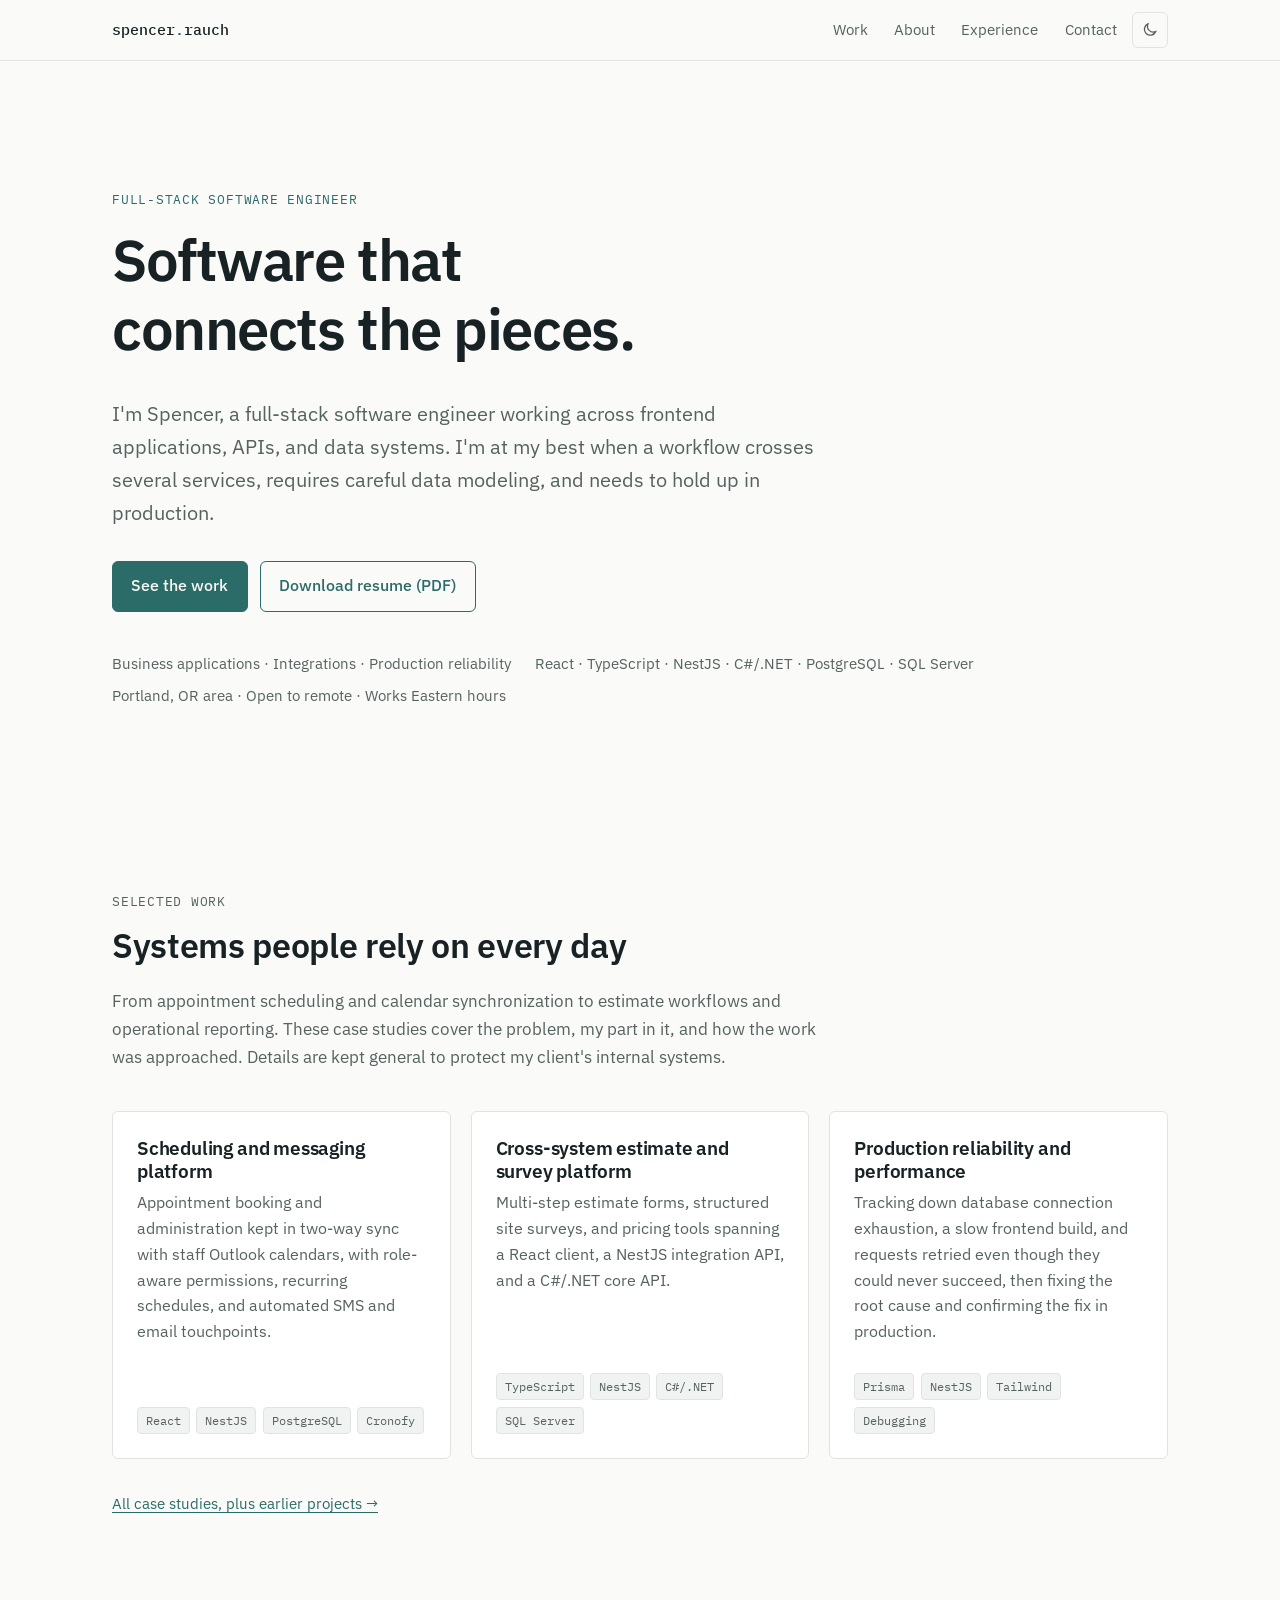
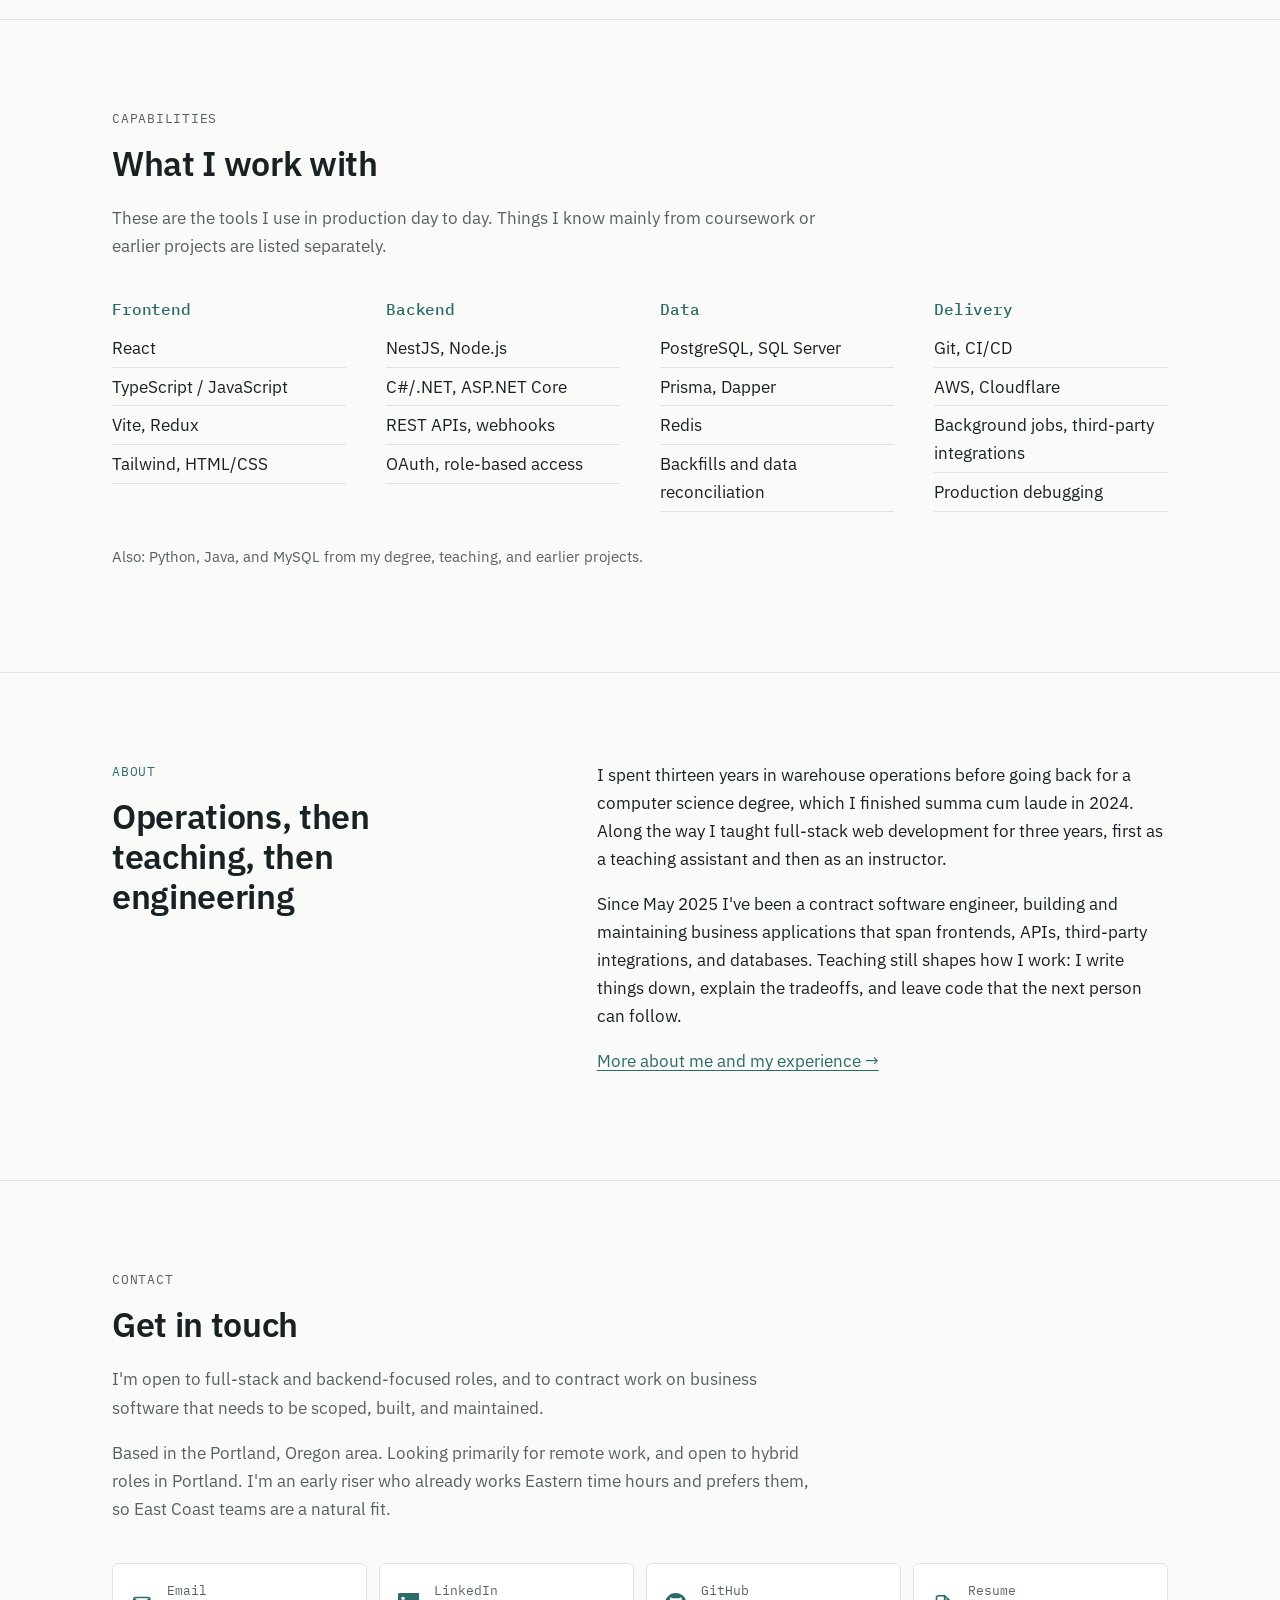
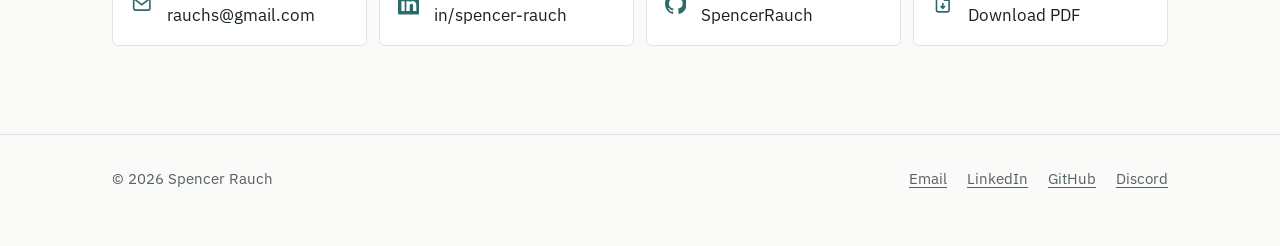
<file: index.html>
<!DOCTYPE html>
<html lang="en">

<head>
    <meta charset="UTF-8">
    <meta name="viewport" content="width=device-width, initial-scale=1.0">
    <title>Spencer Rauch — Full-stack software engineer</title>
    <meta name="description" content="Spencer Rauch is a full-stack software engineer building and maintaining production software across React frontends, NestJS and .NET APIs, integrations, and data systems.">
    <link rel="canonical" href="https://spencergr.com/">
    <meta name="theme-color" content="#2b6b68">

    <meta property="og:type" content="website">
    <meta property="og:site_name" content="Spencer Rauch">
    <meta property="og:title" content="Spencer Rauch — Full-stack software engineer">
    <meta property="og:description" content="Full-stack software engineer building practical, reliable systems: frontend applications, APIs, integrations, and data.">
    <meta property="og:url" content="https://spencergr.com/">
    <meta property="og:image" content="https://spencergr.com/img/og-image.png">
    <meta property="og:image:width" content="1200">
    <meta property="og:image:height" content="630">
    <meta property="og:image:alt" content="Spencer Rauch — Full-stack software engineer building practical, reliable systems.">
    <meta name="twitter:card" content="summary_large_image">

    <link rel="icon" href="favicon.svg" type="image/svg+xml">
    <link rel="preconnect" href="https://fonts.googleapis.com">
    <link rel="preconnect" href="https://fonts.gstatic.com" crossorigin>
    <link href="https://fonts.googleapis.com/css2?family=IBM+Plex+Mono:wght@400;500&family=IBM+Plex+Sans:wght@400;500;600&display=swap" rel="stylesheet">
    <link rel="stylesheet" href="style.css">
    <script>try { var t = localStorage.getItem("theme"); if (t) document.documentElement.dataset.theme = t; } catch (e) { }</script>

    <script type="application/ld+json">
    {
        "@context": "https://schema.org",
        "@type": "Person",
        "name": "Spencer Rauch",
        "url": "https://spencergr.com/",
        "jobTitle": "Full-stack Software Engineer",
        "description": "Full-stack software engineer building and maintaining production business software: React frontends, NestJS and C#/.NET APIs, third-party integrations, and SQL databases. Based in the Portland, Oregon area; currently works and prefers Eastern time hours. Open to remote full-stack and backend-focused roles, hybrid roles in Portland, and contract work.",
        "email": "mailto:rauchs@gmail.com",
        "address": {
            "@type": "PostalAddress",
            "addressLocality": "Portland",
            "addressRegion": "OR",
            "addressCountry": "US"
        },
        "worksFor": {
            "@type": "Organization",
            "name": "Canter Power Systems"
        },
        "hasOccupation": {
            "@type": "Occupation",
            "name": "Software Engineer",
            "skills": "React, TypeScript, JavaScript, NestJS, Node.js, C#, .NET, ASP.NET Core, REST APIs, OAuth, webhooks, PostgreSQL, SQL Server, Prisma, Dapper, Redis, AWS, Cloudflare, CI/CD"
        },
        "alumniOf": {
            "@type": "CollegeOrUniversity",
            "name": "Colorado Technical University"
        },
        "hasCredential": {
            "@type": "EducationalOccupationalCredential",
            "credentialCategory": "degree",
            "name": "B.S. Computer Science, Software Engineering concentration (summa cum laude)"
        },
        "knowsAbout": ["React", "TypeScript", "NestJS", "C#", ".NET", "PostgreSQL", "SQL Server", "API integrations", "Calendar synchronization", "Data integration", "Production debugging"],
        "sameAs": [
            "https://www.linkedin.com/in/spencer-rauch/",
            "https://github.com/SpencerRauch"
        ]
    }
    </script>
</head>

<body>
    <a class="skip-link" href="#main">Skip to content</a>

    <header class="site-header">
        <div class="wrap">
            <a class="brand" href="./">spencer<span>.</span>rauch</a>
            <nav class="nav" aria-label="Main">
                <ul id="nav-list">
                    <li><a href="work.html">Work</a></li>
                    <li><a href="about.html">About</a></li>
                    <li><a href="about.html#experience">Experience</a></li>
                    <li><a href="#contact">Contact</a></li>
                </ul>
                <button class="icon-btn theme-btn" type="button" aria-label="Toggle theme">
                    <svg class="icon-moon" viewBox="0 0 24 24" fill="none" stroke="currentColor" stroke-width="1.8" aria-hidden="true"><path d="M20 14.5A8 8 0 0 1 9.5 4a8 8 0 1 0 10.5 10.5z" /></svg>
                    <svg class="icon-sun" viewBox="0 0 24 24" fill="none" stroke="currentColor" stroke-width="1.8" aria-hidden="true"><circle cx="12" cy="12" r="4" /><path d="M12 2v2M12 20v2M4.9 4.9l1.4 1.4M17.7 17.7l1.4 1.4M2 12h2M20 12h2M4.9 19.1l1.4-1.4M17.7 6.3l1.4-1.4" /></svg>
                </button>
                <button class="icon-btn menu-btn" type="button" aria-label="Menu" aria-expanded="false" aria-controls="nav-list">
                    <svg viewBox="0 0 24 24" fill="none" stroke="currentColor" stroke-width="1.8" aria-hidden="true"><path d="M4 7h16M4 12h16M4 17h16" /></svg>
                </button>
            </nav>
        </div>
    </header>

    <main id="main">
        <section class="hero" aria-labelledby="hero-title">
            <div class="wrap">
                <p class="eyebrow">Full-stack software engineer</p>
                <h1 id="hero-title">Software that connects the pieces.</h1>
                <p class="lede">I'm Spencer, a full-stack software engineer working across frontend applications, APIs, and data systems. I'm at my best when a workflow crosses several services, requires careful data modeling, and needs to hold up in production.</p>
                <div class="actions">
                    <a class="btn btn-primary" href="work.html">See the work</a>
                    <a class="btn btn-secondary" href="resume.pdf">Download resume (PDF)</a>
                </div>
                <ul class="hero-meta">
                    <li>Business applications · Integrations · Production reliability</li>
                    <li>React · TypeScript · NestJS · C#/.NET · PostgreSQL · SQL Server</li>
                    <li>Portland, OR area · Open to remote · Works Eastern hours</li>
                </ul>
            </div>
        </section>

        <section class="section" aria-labelledby="work-title">
            <div class="wrap">
                <div class="section-head">
                    <p class="eyebrow">Selected work</p>
                    <h2 id="work-title">Systems people rely on every day</h2>
                    <p>From appointment scheduling and calendar synchronization to estimate workflows and operational reporting. These case studies cover the problem, my part in it, and how the work was approached. Details are kept general to protect my client's internal systems.</p>
                </div>
                <div class="card-grid">
                    <article class="card">
                        <h3><a href="work.html#scheduling">Scheduling and messaging platform</a></h3>
                        <p>Appointment booking and administration kept in two-way sync with staff Outlook calendars, with role-aware permissions, recurring schedules, and automated SMS and email touchpoints.</p>
                        <ul class="tags" aria-label="Technologies">
                            <li>React</li><li>NestJS</li><li>PostgreSQL</li><li>Cronofy</li>
                        </ul>
                    </article>
                    <article class="card">
                        <h3><a href="work.html#estimates">Cross-system estimate and survey platform</a></h3>
                        <p>Multi-step estimate forms, structured site surveys, and pricing tools spanning a React client, a NestJS integration API, and a C#/.NET core API.</p>
                        <ul class="tags" aria-label="Technologies">
                            <li>TypeScript</li><li>NestJS</li><li>C#/.NET</li><li>SQL Server</li>
                        </ul>
                    </article>
                    <article class="card">
                        <h3><a href="work.html#reliability">Production reliability and performance</a></h3>
                        <p>Tracking down database connection exhaustion, a slow frontend build, and requests retried even though they could never succeed, then fixing the root cause and confirming the fix in production.</p>
                        <ul class="tags" aria-label="Technologies">
                            <li>Prisma</li><li>NestJS</li><li>Tailwind</li><li>Debugging</li>
                        </ul>
                    </article>
                </div>
                <p class="note"><a href="work.html">All case studies, plus earlier projects →</a></p>
            </div>
        </section>

        <section class="section" aria-labelledby="cap-title">
            <div class="wrap">
                <div class="section-head">
                    <p class="eyebrow">Capabilities</p>
                    <h2 id="cap-title">What I work with</h2>
                    <p>These are the tools I use in production day to day. Things I know mainly from coursework or earlier projects are listed separately.</p>
                </div>
                <div class="cap-grid">
                    <div>
                        <h3>Frontend</h3>
                        <ul>
                            <li>React</li>
                            <li>TypeScript / JavaScript</li>
                            <li>Vite, Redux</li>
                            <li>Tailwind, HTML/CSS</li>
                        </ul>
                    </div>
                    <div>
                        <h3>Backend</h3>
                        <ul>
                            <li>NestJS, Node.js</li>
                            <li>C#/.NET, ASP.NET Core</li>
                            <li>REST APIs, webhooks</li>
                            <li>OAuth, role-based access</li>
                        </ul>
                    </div>
                    <div>
                        <h3>Data</h3>
                        <ul>
                            <li>PostgreSQL, SQL Server</li>
                            <li>Prisma, Dapper</li>
                            <li>Redis</li>
                            <li>Backfills and data reconciliation</li>
                        </ul>
                    </div>
                    <div>
                        <h3>Delivery</h3>
                        <ul>
                            <li>Git, CI/CD</li>
                            <li>AWS, Cloudflare</li>
                            <li>Background jobs, third-party integrations</li>
                            <li>Production debugging</li>
                        </ul>
                    </div>
                </div>
                <p class="note">Also: Python, Java, and MySQL from my degree, teaching, and earlier projects.</p>
            </div>
        </section>

        <section class="section" aria-labelledby="about-title">
            <div class="wrap split">
                <div>
                    <p class="eyebrow">About</p>
                    <h2 id="about-title">Operations, then teaching, then engineering</h2>
                </div>
                <div>
                    <p>I spent thirteen years in warehouse operations before going back for a computer science degree, which I finished summa cum laude in 2024. Along the way I taught full-stack web development for three years, first as a teaching assistant and then as an instructor.</p>
                    <p>Since May 2025 I've been a contract software engineer, building and maintaining business applications that span frontends, APIs, third-party integrations, and databases. Teaching still shapes how I work: I write things down, explain the tradeoffs, and leave code that the next person can follow.</p>
                    <p><a href="about.html">More about me and my experience →</a></p>
                </div>
            </div>
        </section>

        <section class="section" id="contact" aria-labelledby="contact-title">
            <div class="wrap">
                <div class="section-head">
                    <p class="eyebrow">Contact</p>
                    <h2 id="contact-title">Get in touch</h2>
                    <p>I'm open to full-stack and backend-focused roles, and to contract work on business software that needs to be scoped, built, and maintained.</p>
                    <p>Based in the Portland, Oregon area. Looking primarily for remote work, and open to hybrid roles in Portland. I'm an early riser who already works Eastern time hours and prefers them, so East Coast teams are a natural fit.</p>
                </div>
                <ul class="contact-list">
                    <li>
                        <a href="mailto:rauchs@gmail.com">
                            <svg viewBox="0 0 24 24" fill="none" stroke="currentColor" stroke-width="1.8" aria-hidden="true"><rect x="3" y="5" width="18" height="14" rx="2" /><path d="m3.5 6.5 8.5 6.5 8.5-6.5" /></svg>
                            <span><span class="label">Email</span><span class="value">rauchs@gmail.com</span></span>
                        </a>
                    </li>
                    <li>
                        <a href="https://www.linkedin.com/in/spencer-rauch/">
                            <svg viewBox="0 0 16 16" fill="currentColor" aria-hidden="true"><path d="M0 1.146C0 .513.526 0 1.175 0h13.65C15.474 0 16 .513 16 1.146v13.708c0 .633-.526 1.146-1.175 1.146H1.175C.526 16 0 15.487 0 14.854V1.146zm4.943 12.248V6.169H2.542v7.225h2.401zm-1.2-8.212c.837 0 1.358-.554 1.358-1.248-.015-.709-.52-1.248-1.342-1.248-.822 0-1.359.54-1.359 1.248 0 .694.521 1.248 1.327 1.248h.016zm4.908 8.212V9.359c0-.216.016-.432.08-.586.173-.431.568-.878 1.232-.878.869 0 1.216.662 1.216 1.634v3.865h2.401V9.25c0-2.22-1.184-3.252-2.764-3.252-1.274 0-1.845.7-2.165 1.193v.025h-.016a5.54 5.54 0 0 1 .016-.025V6.169h-2.4c.03.678 0 7.225 0 7.225h2.4z" /></svg>
                            <span><span class="label">LinkedIn</span><span class="value">in/spencer-rauch</span></span>
                        </a>
                    </li>
                    <li>
                        <a href="https://github.com/SpencerRauch">
                            <svg viewBox="0 0 16 16" fill="currentColor" aria-hidden="true"><path d="M8 0C3.58 0 0 3.58 0 8c0 3.54 2.29 6.53 5.47 7.59.4.07.55-.17.55-.38 0-.19-.01-.82-.01-1.49-2.01.37-2.53-.49-2.69-.94-.09-.23-.48-.94-.82-1.13-.28-.15-.68-.52-.01-.53.63-.01 1.08.58 1.23.82.72 1.21 1.87.87 2.33.66.07-.52.28-.87.51-1.07-1.78-.2-3.64-.89-3.64-3.95 0-.87.31-1.59.82-2.15-.08-.2-.36-1.02.08-2.12 0 0 .67-.21 2.2.82.64-.18 1.32-.27 2-.27.68 0 1.36.09 2 .27 1.53-1.04 2.2-.82 2.2-.82.44 1.1.16 1.92.08 2.12.51.56.82 1.27.82 2.15 0 3.07-1.87 3.75-3.65 3.95.29.25.54.73.54 1.48 0 1.07-.01 1.93-.01 2.2 0 .21.15.46.55.38A8.012 8.012 0 0 0 16 8c0-4.42-3.58-8-8-8z" /></svg>
                            <span><span class="label">GitHub</span><span class="value">SpencerRauch</span></span>
                        </a>
                    </li>
                    <li>
                        <a href="resume.pdf">
                            <svg viewBox="0 0 24 24" fill="none" stroke="currentColor" stroke-width="1.8" aria-hidden="true"><path d="M14 3H7a2 2 0 0 0-2 2v14a2 2 0 0 0 2 2h10a2 2 0 0 0 2-2V8z" /><path d="M14 3v5h5M12 11v6M9.5 14.5 12 17l2.5-2.5" /></svg>
                            <span><span class="label">Resume</span><span class="value">Download PDF</span></span>
                        </a>
                    </li>
                </ul>
            </div>
        </section>
    </main>

    <footer class="site-footer">
        <div class="wrap">
            <p>© 2026 Spencer Rauch</p>
            <ul>
                <li><a href="mailto:rauchs@gmail.com">Email</a></li>
                <li><a href="https://www.linkedin.com/in/spencer-rauch/">LinkedIn</a></li>
                <li><a href="https://github.com/SpencerRauch">GitHub</a></li>
                <li><a href="https://www.discordapp.com/users/734419420210004018">Discord</a></li>
            </ul>
        </div>
    </footer>

    <script src="script.js"></script>
</body>

</html>
</file>
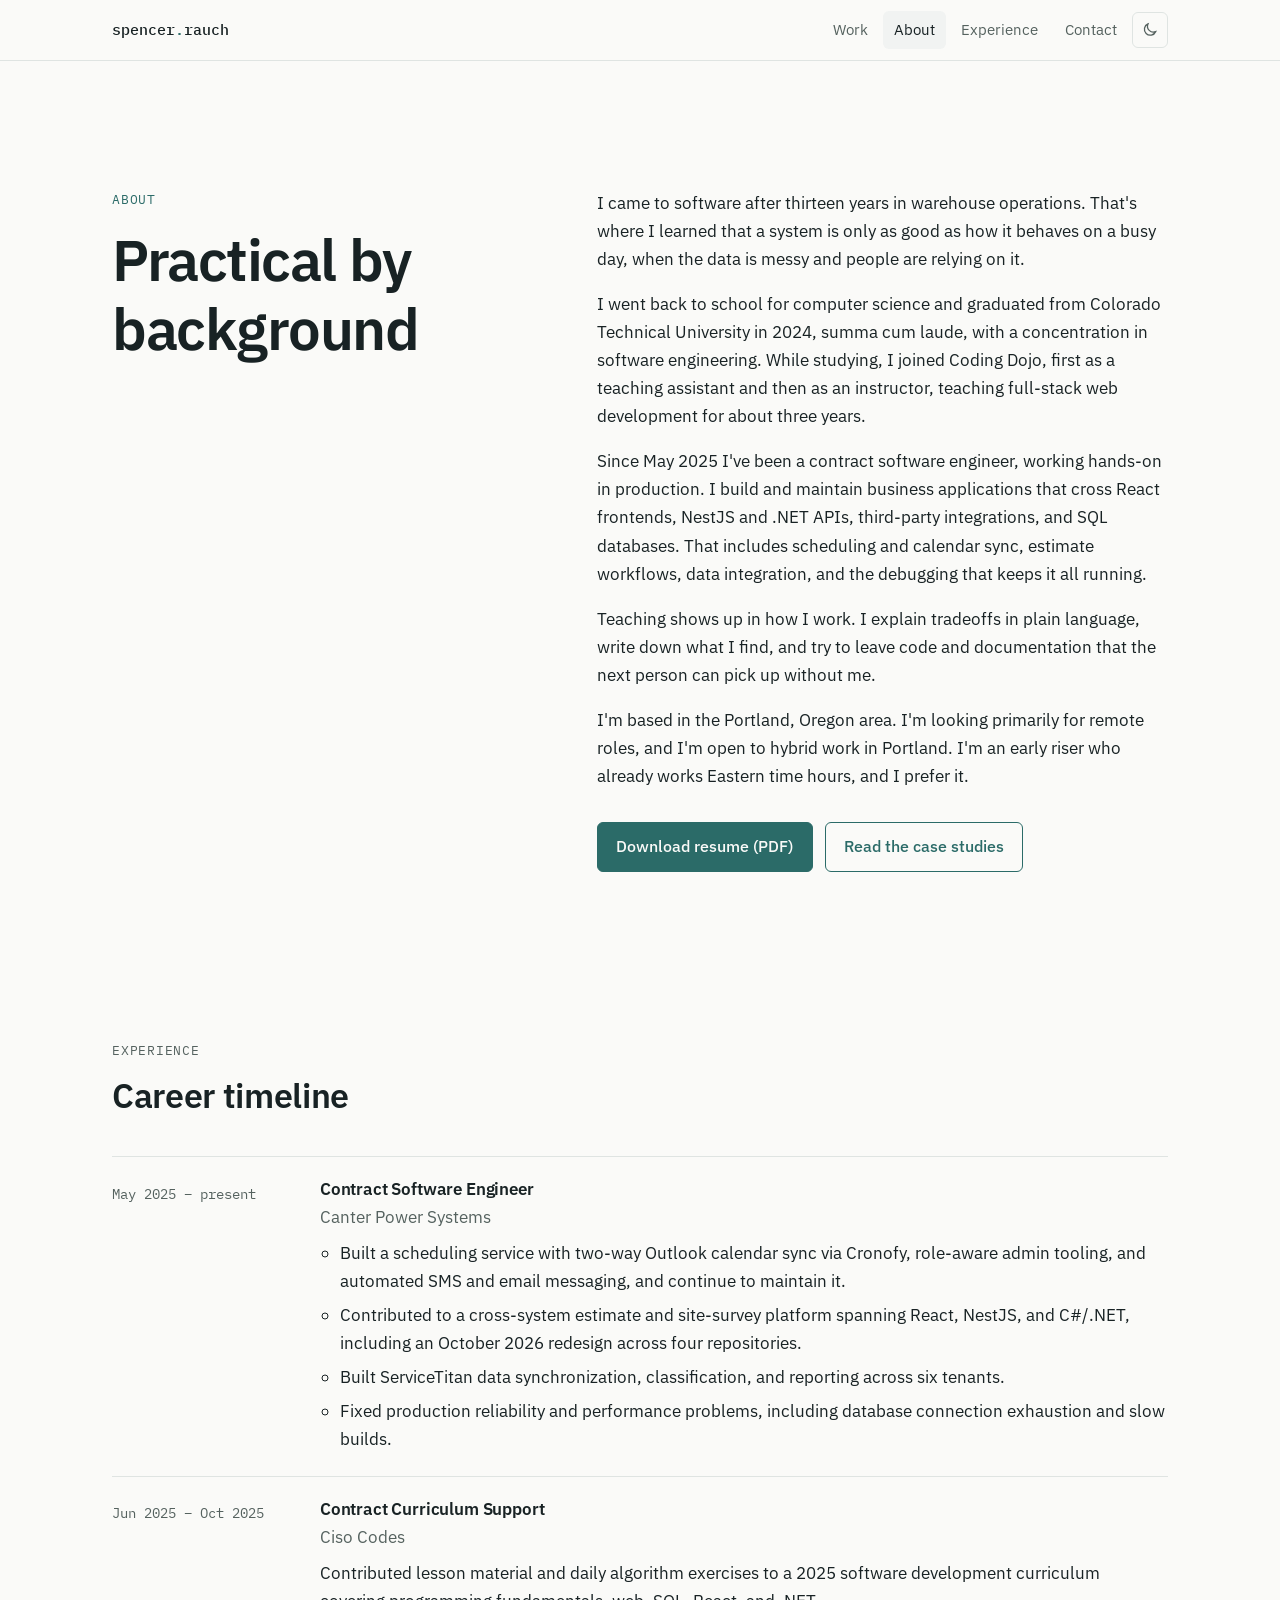
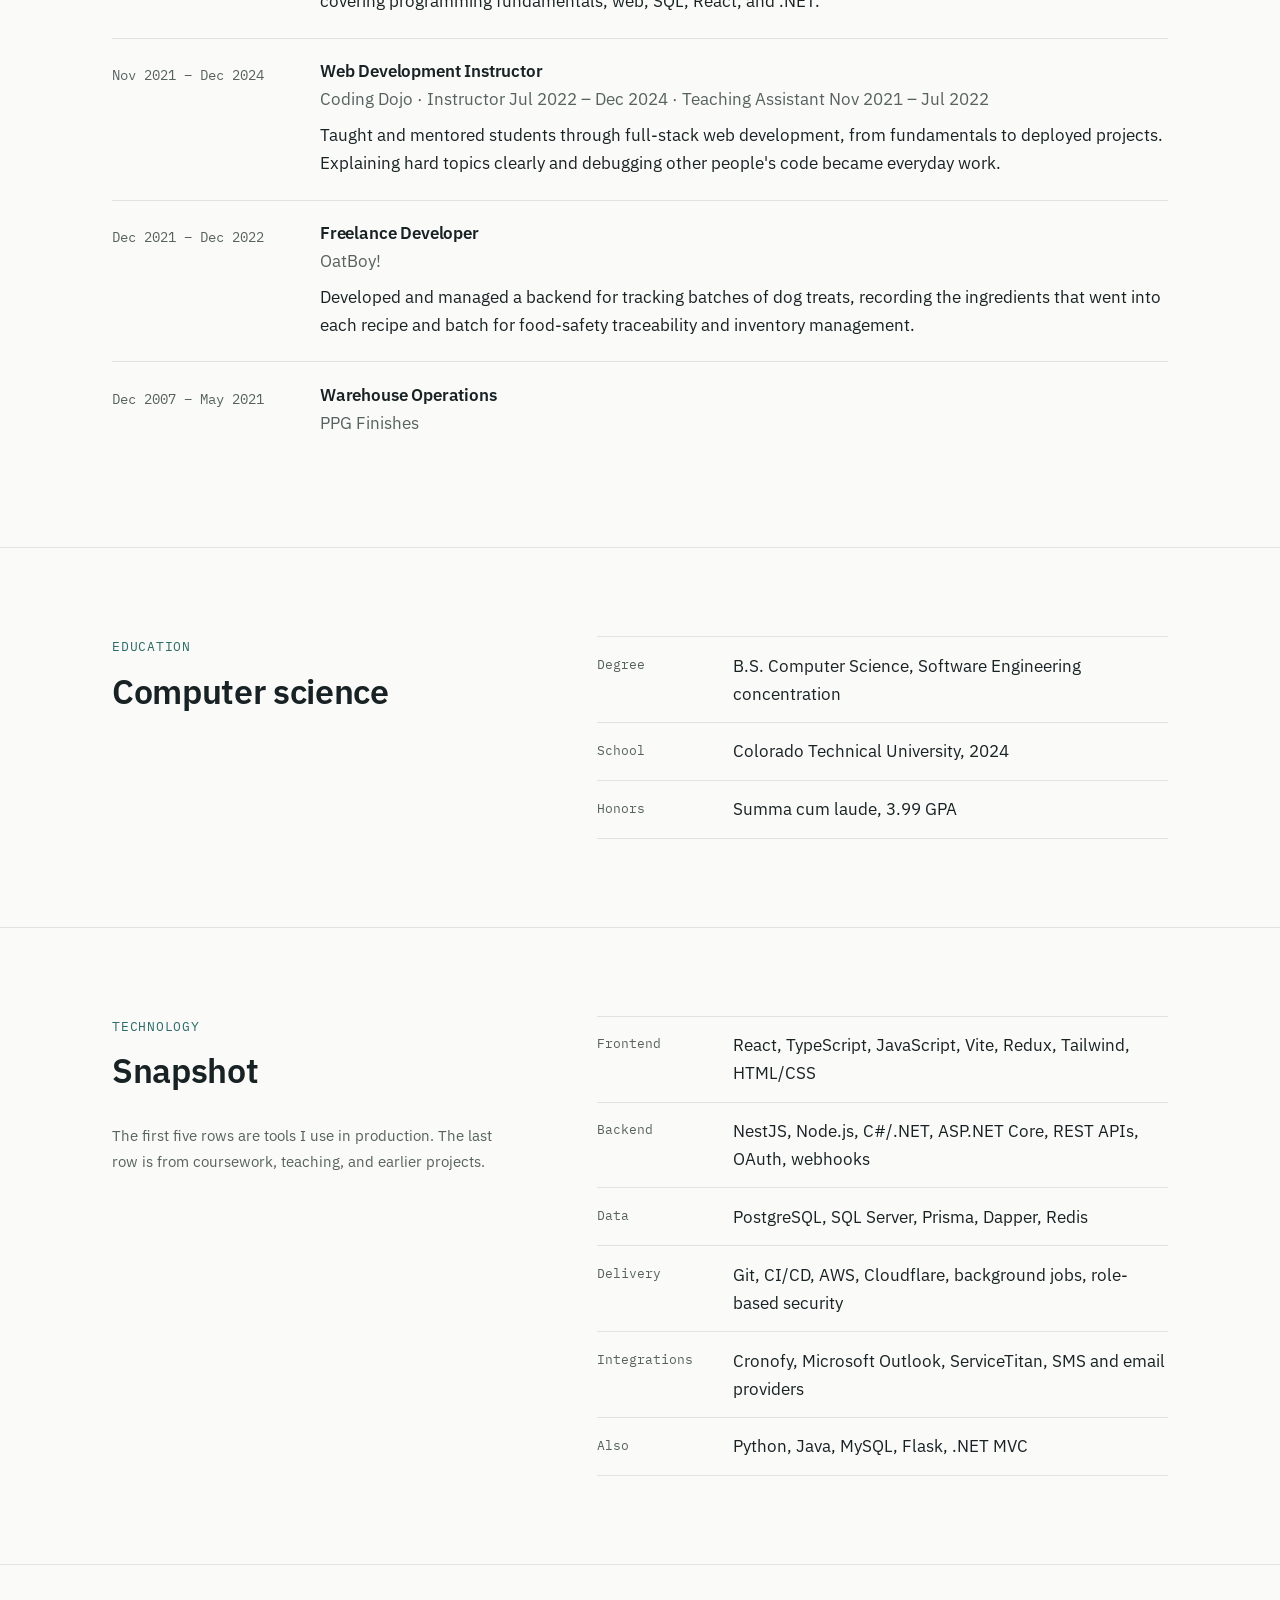
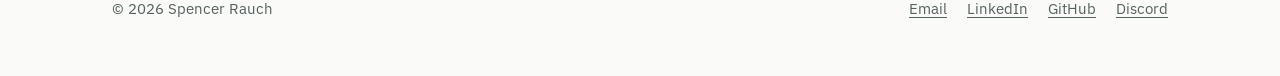
<file: about.html>
<!DOCTYPE html>
<html lang="en">

<head>
    <meta charset="UTF-8">
    <meta name="viewport" content="width=device-width, initial-scale=1.0">
    <title>About & experience — Spencer Rauch</title>
    <meta name="description" content="Spencer Rauch's background and experience: warehouse operations, a computer science degree, three years teaching full-stack development, and production software engineering since 2025.">
    <link rel="canonical" href="https://spencergr.com/about.html">
    <meta name="theme-color" content="#2b6b68">

    <meta property="og:type" content="profile">
    <meta property="og:site_name" content="Spencer Rauch">
    <meta property="og:title" content="About & experience — Spencer Rauch">
    <meta property="og:description" content="From operations to a CS degree, three years teaching, and production software engineering since 2025.">
    <meta property="og:url" content="https://spencergr.com/about.html">
    <meta property="og:image" content="https://spencergr.com/img/og-image.png">
    <meta property="og:image:width" content="1200">
    <meta property="og:image:height" content="630">
    <meta name="twitter:card" content="summary_large_image">

    <link rel="icon" href="favicon.svg" type="image/svg+xml">
    <link rel="preconnect" href="https://fonts.googleapis.com">
    <link rel="preconnect" href="https://fonts.gstatic.com" crossorigin>
    <link href="https://fonts.googleapis.com/css2?family=IBM+Plex+Mono:wght@400;500&family=IBM+Plex+Sans:wght@400;500;600&display=swap" rel="stylesheet">
    <link rel="stylesheet" href="style.css">
    <script>try { var t = localStorage.getItem("theme"); if (t) document.documentElement.dataset.theme = t; } catch (e) { }</script>
</head>

<body>
    <a class="skip-link" href="#main">Skip to content</a>

    <header class="site-header">
        <div class="wrap">
            <a class="brand" href="./">spencer<span>.</span>rauch</a>
            <nav class="nav" aria-label="Main">
                <ul id="nav-list">
                    <li><a href="work.html">Work</a></li>
                    <li><a href="about.html" aria-current="page">About</a></li>
                    <li><a href="#experience">Experience</a></li>
                    <li><a href="index.html#contact">Contact</a></li>
                </ul>
                <button class="icon-btn theme-btn" type="button" aria-label="Toggle theme">
                    <svg class="icon-moon" viewBox="0 0 24 24" fill="none" stroke="currentColor" stroke-width="1.8" aria-hidden="true"><path d="M20 14.5A8 8 0 0 1 9.5 4a8 8 0 1 0 10.5 10.5z" /></svg>
                    <svg class="icon-sun" viewBox="0 0 24 24" fill="none" stroke="currentColor" stroke-width="1.8" aria-hidden="true"><circle cx="12" cy="12" r="4" /><path d="M12 2v2M12 20v2M4.9 4.9l1.4 1.4M17.7 17.7l1.4 1.4M2 12h2M20 12h2M4.9 19.1l1.4-1.4M17.7 6.3l1.4-1.4" /></svg>
                </button>
                <button class="icon-btn menu-btn" type="button" aria-label="Menu" aria-expanded="false" aria-controls="nav-list">
                    <svg viewBox="0 0 24 24" fill="none" stroke="currentColor" stroke-width="1.8" aria-hidden="true"><path d="M4 7h16M4 12h16M4 17h16" /></svg>
                </button>
            </nav>
        </div>
    </header>

    <main id="main">
        <section class="hero" aria-labelledby="page-title">
            <div class="wrap split">
                <div>
                    <p class="eyebrow">About</p>
                    <h1 id="page-title">Practical by background</h1>
                </div>
                <div>
                    <p>I came to software after thirteen years in warehouse operations. That's where I learned that a system is only as good as how it behaves on a busy day, when the data is messy and people are relying on it.</p>
                    <p>I went back to school for computer science and graduated from Colorado Technical University in 2024, summa cum laude, with a concentration in software engineering. While studying, I joined Coding Dojo, first as a teaching assistant and then as an instructor, teaching full-stack web development for about three years.</p>
                    <p>Since May 2025 I've been a contract software engineer, working hands-on in production. I build and maintain business applications that cross React frontends, NestJS and .NET APIs, third-party integrations, and SQL databases. That includes scheduling and calendar sync, estimate workflows, data integration, and the debugging that keeps it all running.</p>
                    <p>Teaching shows up in how I work. I explain tradeoffs in plain language, write down what I find, and try to leave code and documentation that the next person can pick up without me.</p>
                    <p>I'm based in the Portland, Oregon area. I'm looking primarily for remote roles, and I'm open to hybrid work in Portland. I'm an early riser who already works Eastern time hours, and I prefer it.</p>
                    <div class="actions">
                        <a class="btn btn-primary" href="resume.pdf">Download resume (PDF)</a>
                        <a class="btn btn-secondary" href="work.html">Read the case studies</a>
                    </div>
                </div>
            </div>
        </section>

        <section class="section" id="experience" aria-labelledby="exp-title">
            <div class="wrap">
                <div class="section-head">
                    <p class="eyebrow">Experience</p>
                    <h2 id="exp-title">Career timeline</h2>
                </div>
                <ol class="timeline">
                    <li>
                        <div class="when">May 2025 – present</div>
                        <div>
                            <h3>Contract Software Engineer</h3>
                            <p class="org">Canter Power Systems</p>
                            <ul>
                                <li>Built a scheduling service with two-way Outlook calendar sync via Cronofy, role-aware admin tooling, and automated SMS and email messaging, and continue to maintain it.</li>
                                <li>Contributed to a cross-system estimate and site-survey platform spanning React, NestJS, and C#/.NET, including an October 2026 redesign across four repositories.</li>
                                <li>Built ServiceTitan data synchronization, classification, and reporting across six tenants.</li>
                                <li>Fixed production reliability and performance problems, including database connection exhaustion and slow builds.</li>
                            </ul>
                        </div>
                    </li>
                    <li>
                        <div class="when">Jun 2025 – Oct 2025</div>
                        <div>
                            <h3>Contract Curriculum Support</h3>
                            <p class="org">Ciso Codes</p>
                            <p>Contributed lesson material and daily algorithm exercises to a 2025 software development curriculum covering programming fundamentals, web, SQL, React, and .NET.</p>
                        </div>
                    </li>
                    <li>
                        <div class="when">Nov 2021 – Dec 2024</div>
                        <div>
                            <h3>Web Development Instructor</h3>
                            <p class="org">Coding Dojo · Instructor Jul 2022 – Dec 2024 · Teaching Assistant Nov 2021 – Jul 2022</p>
                            <p>Taught and mentored students through full-stack web development, from fundamentals to deployed projects. Explaining hard topics clearly and debugging other people's code became everyday work.</p>
                        </div>
                    </li>
                    <li>
                        <div class="when">Dec 2021 – Dec 2022</div>
                        <div>
                            <h3>Freelance Developer</h3>
                            <p class="org">OatBoy!</p>
                            <p>Developed and managed a backend for tracking batches of dog treats, recording the ingredients that went into each recipe and batch for food-safety traceability and inventory management.</p>
                        </div>
                    </li>
                    <li>
                        <div class="when">Dec 2007 – May 2021</div>
                        <div>
                            <h3>Warehouse Operations</h3>
                            <p class="org">PPG Finishes</p>
                        </div>
                    </li>
                </ol>
            </div>
        </section>

        <section class="section" aria-labelledby="edu-title">
            <div class="wrap split">
                <div>
                    <p class="eyebrow">Education</p>
                    <h2 id="edu-title">Computer science</h2>
                </div>
                <ul class="facts">
                    <li><span class="k">Degree</span><span>B.S. Computer Science, Software Engineering concentration</span></li>
                    <li><span class="k">School</span><span>Colorado Technical University, 2024</span></li>
                    <li><span class="k">Honors</span><span>Summa cum laude, 3.99 GPA</span></li>
                </ul>
            </div>
        </section>

        <section class="section" aria-labelledby="tech-title">
            <div class="wrap split">
                <div>
                    <p class="eyebrow">Technology</p>
                    <h2 id="tech-title">Snapshot</h2>
                    <p class="note">The first five rows are tools I use in production. The last row is from coursework, teaching, and earlier projects.</p>
                </div>
                <ul class="facts">
                    <li><span class="k">Frontend</span><span>React, TypeScript, JavaScript, Vite, Redux, Tailwind, HTML/CSS</span></li>
                    <li><span class="k">Backend</span><span>NestJS, Node.js, C#/.NET, ASP.NET Core, REST APIs, OAuth, webhooks</span></li>
                    <li><span class="k">Data</span><span>PostgreSQL, SQL Server, Prisma, Dapper, Redis</span></li>
                    <li><span class="k">Delivery</span><span>Git, CI/CD, AWS, Cloudflare, background jobs, role-based security</span></li>
                    <li><span class="k">Integrations</span><span>Cronofy, Microsoft Outlook, ServiceTitan, SMS and email providers</span></li>
                    <li><span class="k">Also</span><span>Python, Java, MySQL, Flask, .NET MVC</span></li>
                </ul>
            </div>
        </section>
    </main>

    <footer class="site-footer">
        <div class="wrap">
            <p>© 2026 Spencer Rauch</p>
            <ul>
                <li><a href="mailto:rauchs@gmail.com">Email</a></li>
                <li><a href="https://www.linkedin.com/in/spencer-rauch/">LinkedIn</a></li>
                <li><a href="https://github.com/SpencerRauch">GitHub</a></li>
                <li><a href="https://www.discordapp.com/users/734419420210004018">Discord</a></li>
            </ul>
        </div>
    </footer>

    <script src="script.js"></script>
</body>

</html>
</file>
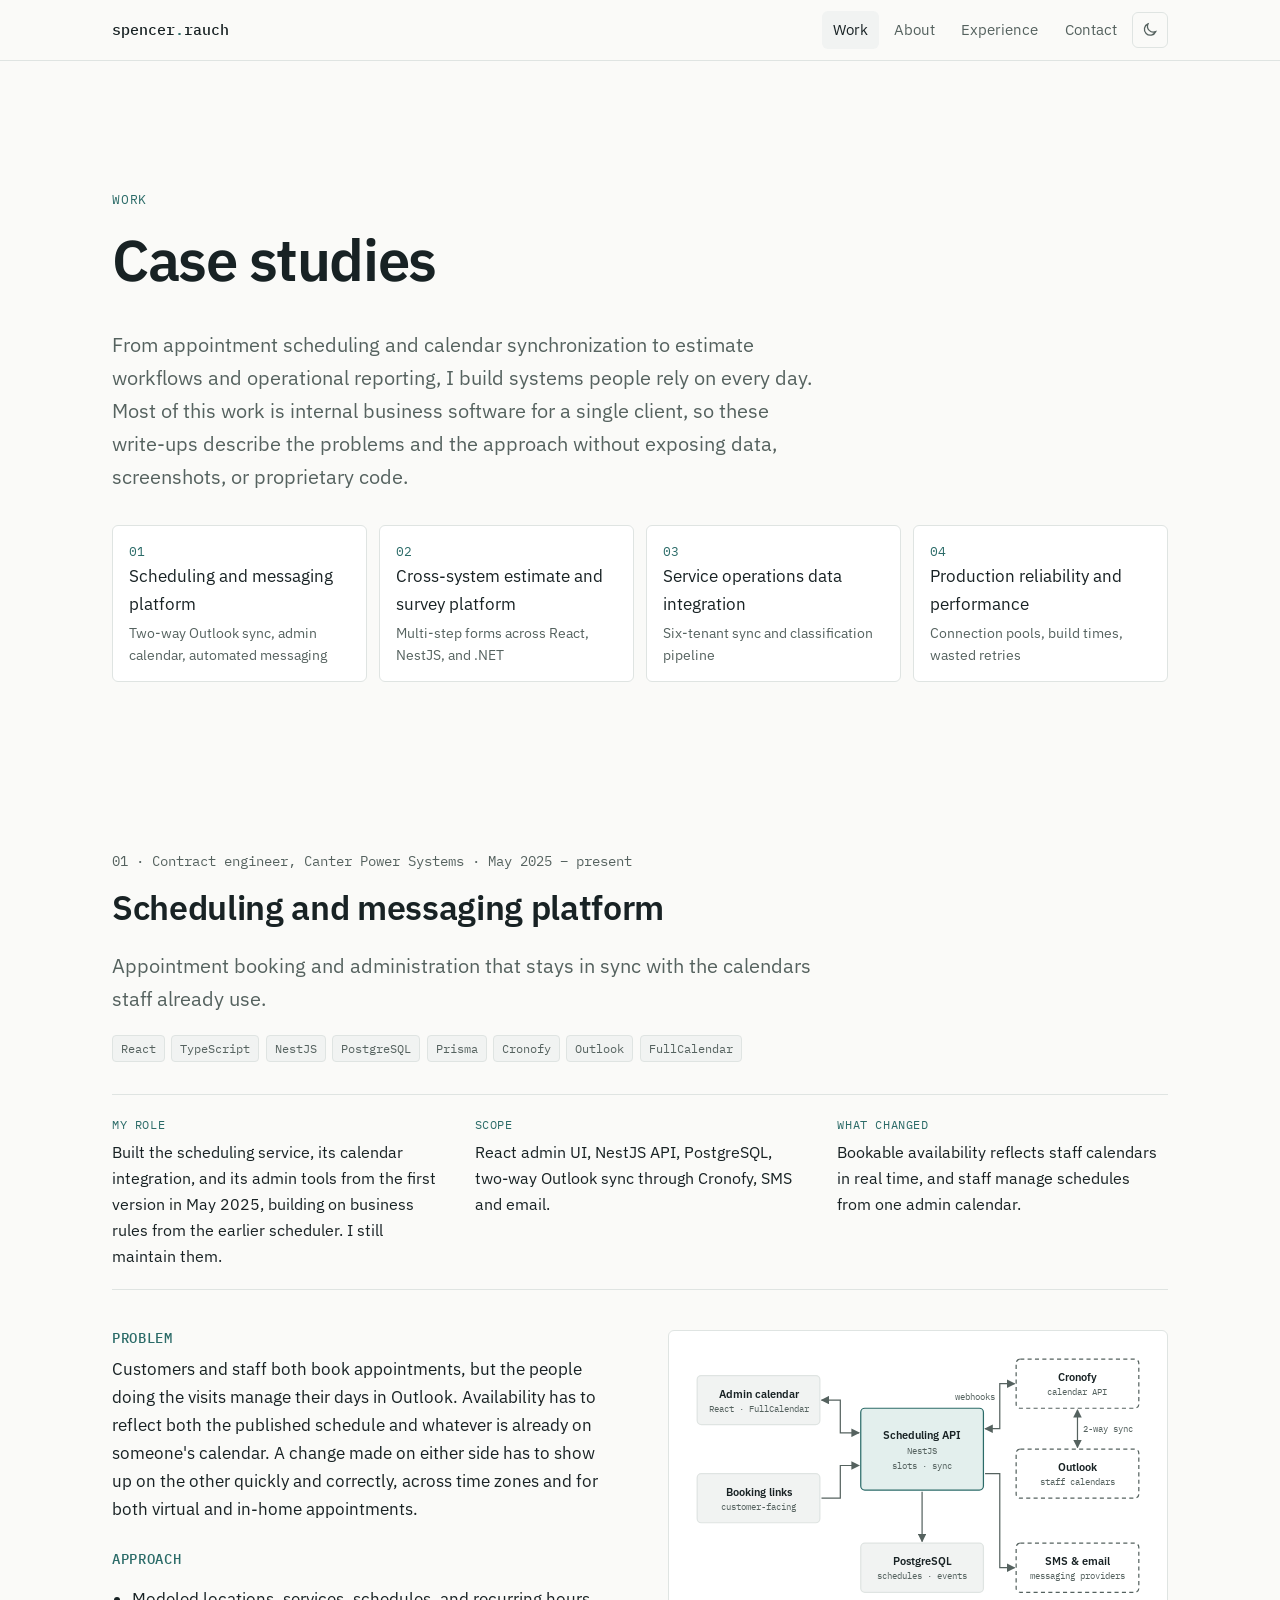
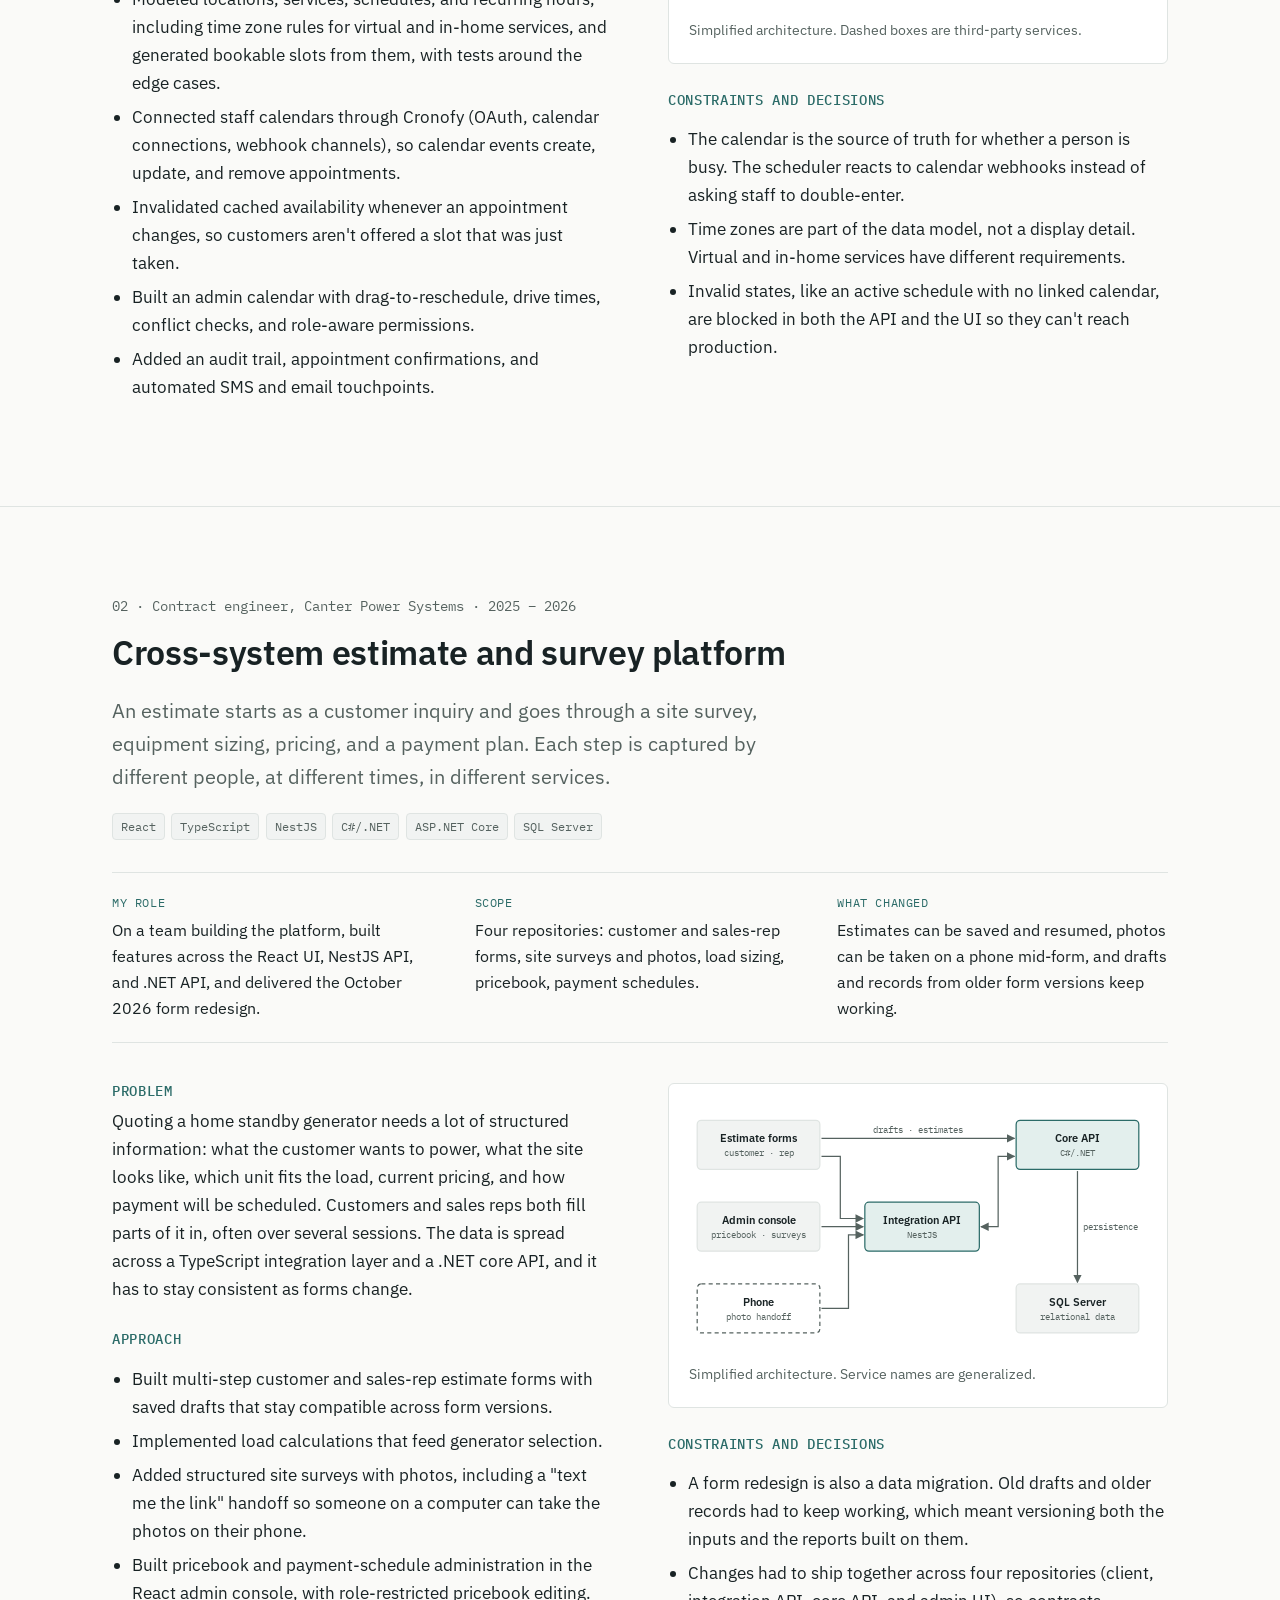
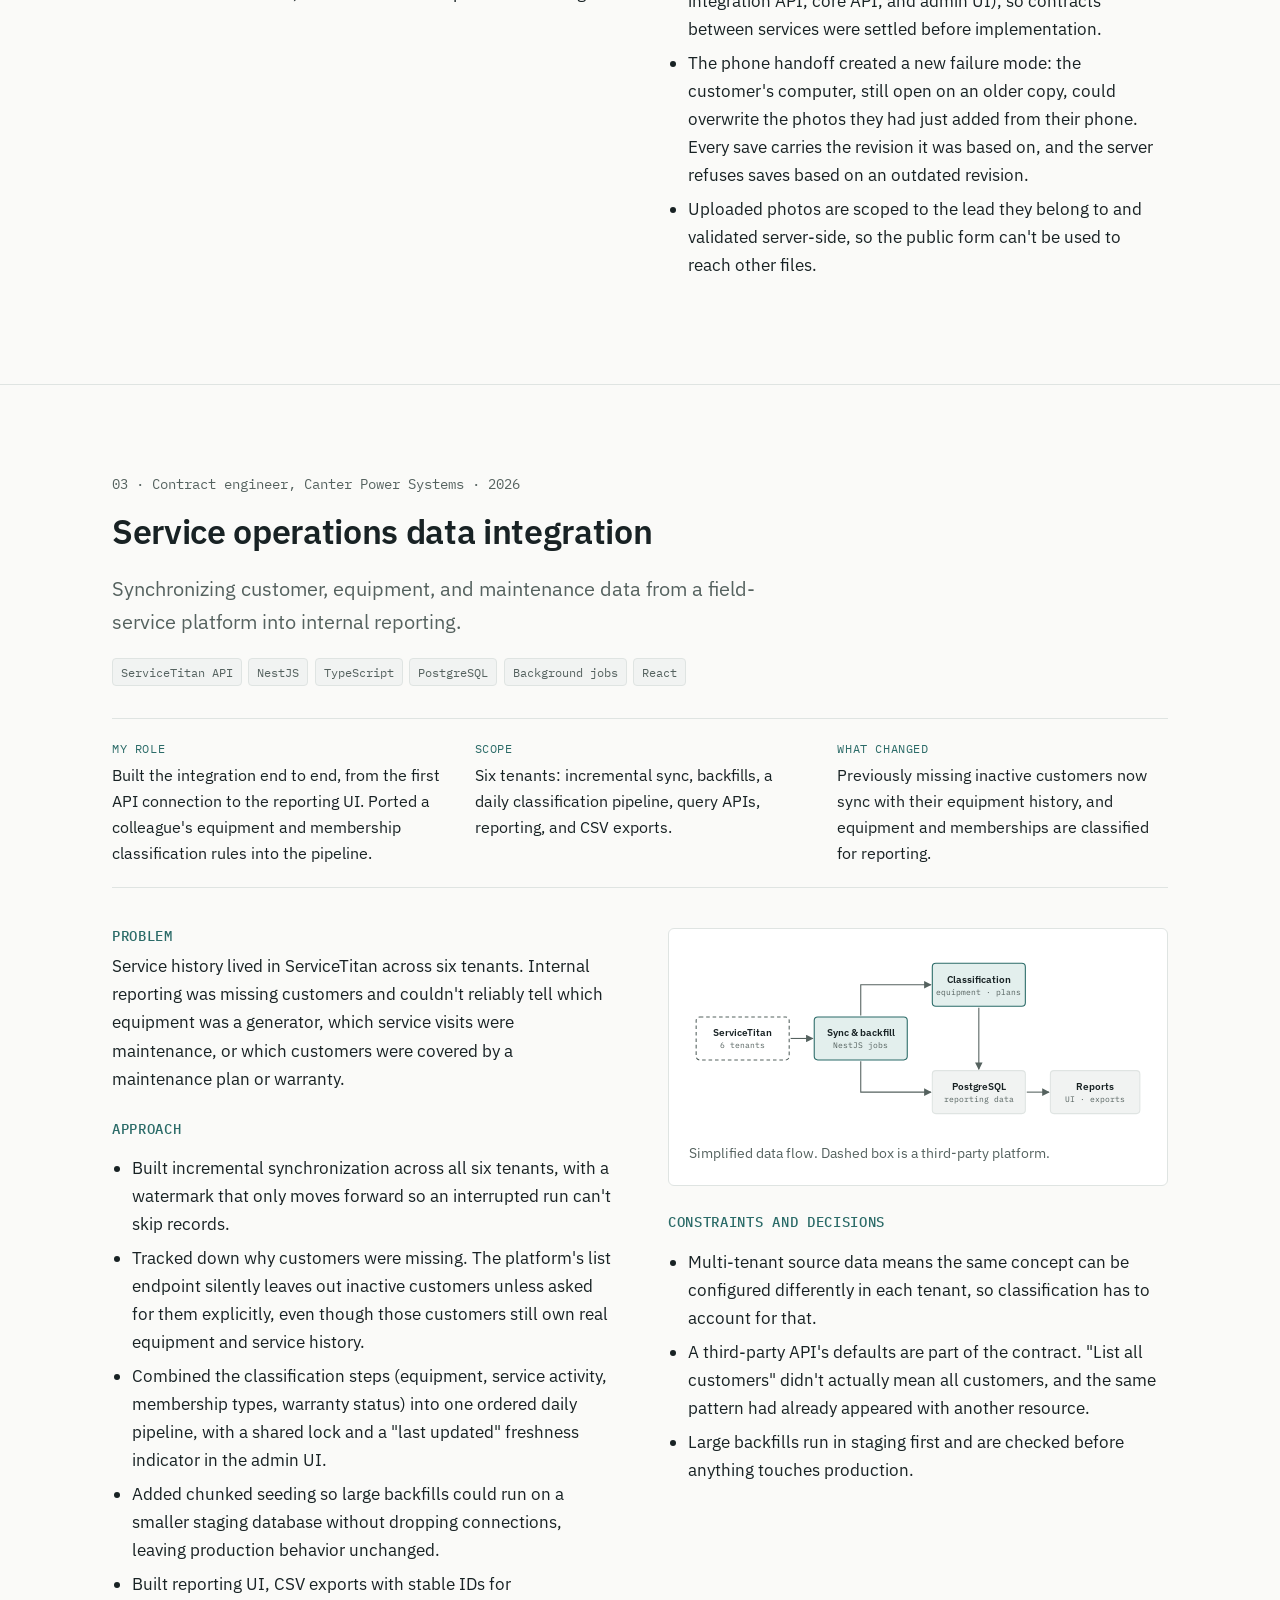
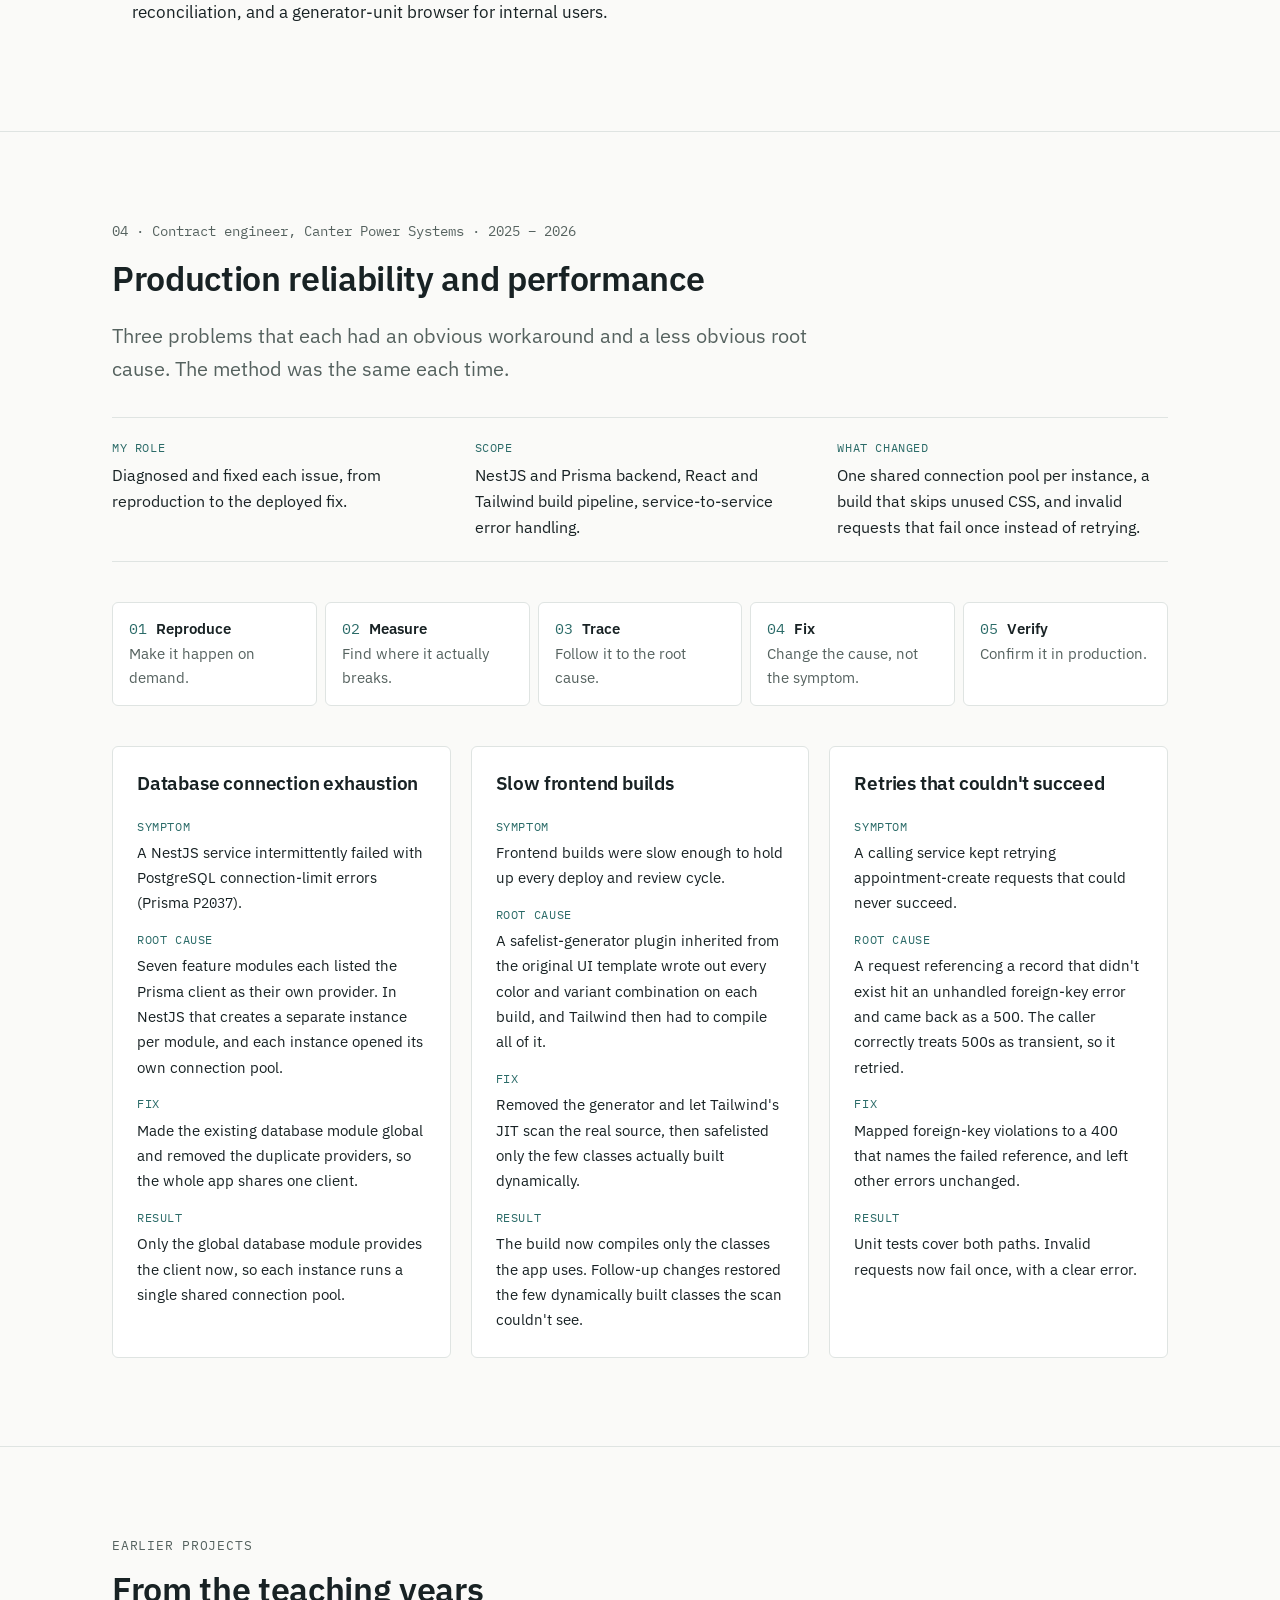
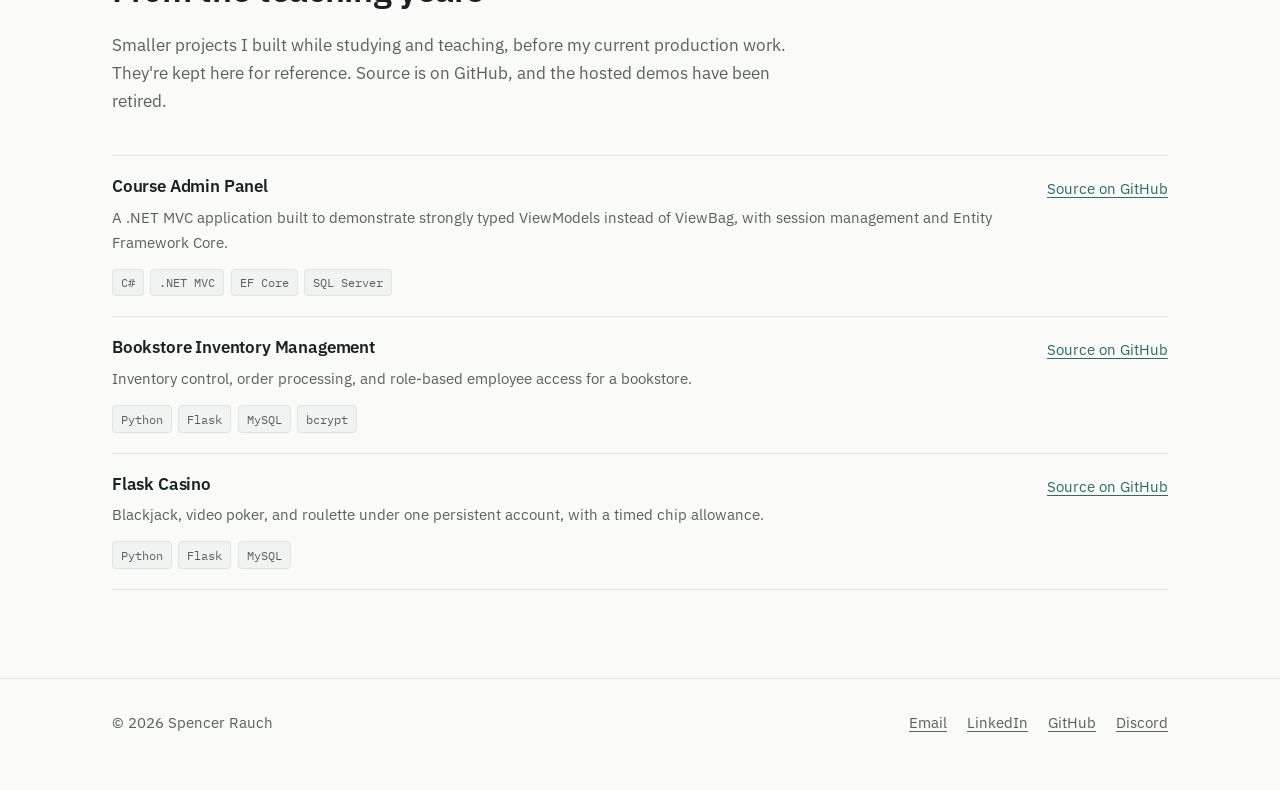
<file: work.html>
<!DOCTYPE html>
<html lang="en">

<head>
    <meta charset="UTF-8">
    <meta name="viewport" content="width=device-width, initial-scale=1.0">
    <title>Work — Spencer Rauch</title>
    <meta name="description" content="Case studies from Spencer Rauch's production engineering work: scheduling and calendar sync, a cross-system estimate platform, field-service data integration, and production reliability fixes.">
    <link rel="canonical" href="https://spencergr.com/work.html">
    <meta name="theme-color" content="#2b6b68">

    <meta property="og:type" content="website">
    <meta property="og:site_name" content="Spencer Rauch">
    <meta property="og:title" content="Work — Spencer Rauch">
    <meta property="og:description" content="Case studies: scheduling and calendar sync, cross-system estimate workflows, data integration, and production reliability.">
    <meta property="og:url" content="https://spencergr.com/work.html">
    <meta property="og:image" content="https://spencergr.com/img/og-image.png">
    <meta property="og:image:width" content="1200">
    <meta property="og:image:height" content="630">
    <meta name="twitter:card" content="summary_large_image">

    <link rel="icon" href="favicon.svg" type="image/svg+xml">
    <link rel="preconnect" href="https://fonts.googleapis.com">
    <link rel="preconnect" href="https://fonts.gstatic.com" crossorigin>
    <link href="https://fonts.googleapis.com/css2?family=IBM+Plex+Mono:wght@400;500&family=IBM+Plex+Sans:wght@400;500;600&display=swap" rel="stylesheet">
    <link rel="stylesheet" href="style.css">
    <script>try { var t = localStorage.getItem("theme"); if (t) document.documentElement.dataset.theme = t; } catch (e) { }</script>
</head>

<body>
    <a class="skip-link" href="#main">Skip to content</a>

    <header class="site-header">
        <div class="wrap">
            <a class="brand" href="./">spencer<span>.</span>rauch</a>
            <nav class="nav" aria-label="Main">
                <ul id="nav-list">
                    <li><a href="work.html" aria-current="page">Work</a></li>
                    <li><a href="about.html">About</a></li>
                    <li><a href="about.html#experience">Experience</a></li>
                    <li><a href="index.html#contact">Contact</a></li>
                </ul>
                <button class="icon-btn theme-btn" type="button" aria-label="Toggle theme">
                    <svg class="icon-moon" viewBox="0 0 24 24" fill="none" stroke="currentColor" stroke-width="1.8" aria-hidden="true"><path d="M20 14.5A8 8 0 0 1 9.5 4a8 8 0 1 0 10.5 10.5z" /></svg>
                    <svg class="icon-sun" viewBox="0 0 24 24" fill="none" stroke="currentColor" stroke-width="1.8" aria-hidden="true"><circle cx="12" cy="12" r="4" /><path d="M12 2v2M12 20v2M4.9 4.9l1.4 1.4M17.7 17.7l1.4 1.4M2 12h2M20 12h2M4.9 19.1l1.4-1.4M17.7 6.3l1.4-1.4" /></svg>
                </button>
                <button class="icon-btn menu-btn" type="button" aria-label="Menu" aria-expanded="false" aria-controls="nav-list">
                    <svg viewBox="0 0 24 24" fill="none" stroke="currentColor" stroke-width="1.8" aria-hidden="true"><path d="M4 7h16M4 12h16M4 17h16" /></svg>
                </button>
            </nav>
        </div>
    </header>

    <main id="main">
        <section class="hero" aria-labelledby="page-title">
            <div class="wrap">
                <p class="eyebrow">Work</p>
                <h1 id="page-title">Case studies</h1>
                <p class="lede">From appointment scheduling and calendar synchronization to estimate workflows and operational reporting, I build systems people rely on every day. Most of this work is internal business software for a single client, so these write-ups describe the problems and the approach without exposing data, screenshots, or proprietary code.</p>
                <ol class="toc">
                    <li><a href="#scheduling"><span class="num">01</span>Scheduling and messaging platform<span class="sub">Two-way Outlook sync, admin calendar, automated messaging</span></a></li>
                    <li><a href="#estimates"><span class="num">02</span>Cross-system estimate and survey platform<span class="sub">Multi-step forms across React, NestJS, and .NET</span></a></li>
                    <li><a href="#integration"><span class="num">03</span>Service operations data integration<span class="sub">Six-tenant sync and classification pipeline</span></a></li>
                    <li><a href="#reliability"><span class="num">04</span>Production reliability and performance<span class="sub">Connection pools, build times, wasted retries</span></a></li>
                </ol>
            </div>
        </section>

        <!-- ============ 01 Scheduling ============ -->
        <section class="section case" id="scheduling" aria-labelledby="scheduling-title">
            <div class="wrap">
                <div class="case-head">
                    <p class="context">01 · Contract engineer, Canter Power Systems · May 2025 – present</p>
                    <h2 id="scheduling-title">Scheduling and messaging platform</h2>
                    <p class="lede">Appointment booking and administration that stays in sync with the calendars staff already use.</p>
                    <ul class="tags" aria-label="Technologies">
                        <li>React</li><li>TypeScript</li><li>NestJS</li><li>PostgreSQL</li><li>Prisma</li><li>Cronofy</li><li>Outlook</li><li>FullCalendar</li>
                    </ul>
                </div>
                <dl class="glance">
                    <div><dt>My role</dt><dd>Built the scheduling service, its calendar integration, and its admin tools from the first version in May 2025, building on business rules from the earlier scheduler. I still maintain them.</dd></div>
                    <div><dt>Scope</dt><dd>React admin UI, NestJS API, PostgreSQL, two-way Outlook sync through Cronofy, SMS and email.</dd></div>
                    <div><dt>What changed</dt><dd>Bookable availability reflects staff calendars in real time, and staff manage schedules from one admin calendar.</dd></div>
                </dl>
                <div class="case-body">
                    <div>
                        <h3>Problem</h3>
                        <p>Customers and staff both book appointments, but the people doing the visits manage their days in Outlook. Availability has to reflect both the published schedule and whatever is already on someone's calendar. A change made on either side has to show up on the other quickly and correctly, across time zones and for both virtual and in-home appointments.</p>

                        <h3>Approach</h3>
                        <ul>
                            <li>Modeled locations, services, schedules, and recurring hours, including time zone rules for virtual and in-home services, and generated bookable slots from them, with tests around the edge cases.</li>
                            <li>Connected staff calendars through Cronofy (OAuth, calendar connections, webhook channels), so calendar events create, update, and remove appointments.</li>
                            <li>Invalidated cached availability whenever an appointment changes, so customers aren't offered a slot that was just taken.</li>
                            <li>Built an admin calendar with drag-to-reschedule, drive times, conflict checks, and role-aware permissions.</li>
                            <li>Added an audit trail, appointment confirmations, and automated SMS and email touchpoints.</li>
                        </ul>
                    </div>
                    <div>
                        <figure class="figure">
                            <svg viewBox="0 0 560 310" role="img" aria-labelledby="dgC-title">
                                <title id="dgC-title">Simplified architecture: an admin calendar and customer booking links call a NestJS scheduling API backed by PostgreSQL. The API syncs with staff Outlook calendars through Cronofy and sends SMS and email through messaging providers.</title>
                                <defs>
                                    <marker id="arrC" viewBox="0 0 10 10" refX="9" refY="5" markerWidth="7" markerHeight="7" orient="auto-start-reverse"><path class="dg-arrow" d="M0 0 10 5 0 10z" /></marker>
                                </defs>
                                <rect class="dg-box" x="10" y="30" width="150" height="60" rx="5" />
                                <text class="dg-title" x="85" y="57" text-anchor="middle">Admin calendar</text>
                                <text class="dg-sub" x="85" y="74" text-anchor="middle">React · FullCalendar</text>

                                <rect class="dg-box" x="10" y="150" width="150" height="60" rx="5" />
                                <text class="dg-title" x="85" y="177" text-anchor="middle">Booking links</text>
                                <text class="dg-sub" x="85" y="194" text-anchor="middle">customer-facing</text>

                                <rect class="dg-box accent" x="210" y="70" width="150" height="100" rx="5" />
                                <text class="dg-title" x="285" y="108" text-anchor="middle">Scheduling API</text>
                                <text class="dg-sub" x="285" y="126" text-anchor="middle">NestJS</text>
                                <text class="dg-sub" x="285" y="144" text-anchor="middle">slots · sync</text>

                                <rect class="dg-box" x="210" y="235" width="150" height="60" rx="5" />
                                <text class="dg-title" x="285" y="262" text-anchor="middle">PostgreSQL</text>
                                <text class="dg-sub" x="285" y="279" text-anchor="middle">schedules · events</text>

                                <rect class="dg-box ext" x="400" y="10" width="150" height="60" rx="5" />
                                <text class="dg-title" x="475" y="37" text-anchor="middle">Cronofy</text>
                                <text class="dg-sub" x="475" y="54" text-anchor="middle">calendar API</text>

                                <rect class="dg-box ext" x="400" y="120" width="150" height="60" rx="5" />
                                <text class="dg-title" x="475" y="147" text-anchor="middle">Outlook</text>
                                <text class="dg-sub" x="475" y="164" text-anchor="middle">staff calendars</text>

                                <rect class="dg-box ext" x="400" y="235" width="150" height="60" rx="5" />
                                <text class="dg-title" x="475" y="262" text-anchor="middle">SMS &amp; email</text>
                                <text class="dg-sub" x="475" y="279" text-anchor="middle">messaging providers</text>

                                <path class="dg-line" d="M162 60 H185 V100 H208" marker-start="url(#arrC)" marker-end="url(#arrC)" />
                                <path class="dg-line" d="M162 180 H185 V140 H208" marker-end="url(#arrC)" />
                                <path class="dg-line" d="M362 95 H380 V40 H398" marker-start="url(#arrC)" marker-end="url(#arrC)" />
                                <text class="dg-label" x="374" y="60" text-anchor="end">webhooks</text>
                                <path class="dg-line" d="M475 72 V118" marker-start="url(#arrC)" marker-end="url(#arrC)" />
                                <text class="dg-label" x="482" y="99">2-way sync</text>
                                <path class="dg-line" d="M285 172 V233" marker-end="url(#arrC)" />
                                <path class="dg-line" d="M362 150 H380 V265 H398" marker-end="url(#arrC)" />
                            </svg>
                            <figcaption>Simplified architecture. Dashed boxes are third-party services.</figcaption>
                        </figure>

                        <h3>Constraints and decisions</h3>
                        <ul>
                            <li>The calendar is the source of truth for whether a person is busy. The scheduler reacts to calendar webhooks instead of asking staff to double-enter.</li>
                            <li>Time zones are part of the data model, not a display detail. Virtual and in-home services have different requirements.</li>
                            <li>Invalid states, like an active schedule with no linked calendar, are blocked in both the API and the UI so they can't reach production.</li>
                        </ul>
                    </div>
                </div>
            </div>
        </section>

        <!-- ============ 02 Estimates ============ -->
        <section class="section case" id="estimates" aria-labelledby="estimates-title">
            <div class="wrap">
                <div class="case-head">
                    <p class="context">02 · Contract engineer, Canter Power Systems · 2025 – 2026</p>
                    <h2 id="estimates-title">Cross-system estimate and survey platform</h2>
                    <p class="lede">An estimate starts as a customer inquiry and goes through a site survey, equipment sizing, pricing, and a payment plan. Each step is captured by different people, at different times, in different services.</p>
                    <ul class="tags" aria-label="Technologies">
                        <li>React</li><li>TypeScript</li><li>NestJS</li><li>C#/.NET</li><li>ASP.NET Core</li><li>SQL Server</li>
                    </ul>
                </div>
                <dl class="glance">
                    <div><dt>My role</dt><dd>On a team building the platform, built features across the React UI, NestJS API, and .NET API, and delivered the October 2026 form redesign.</dd></div>
                    <div><dt>Scope</dt><dd>Four repositories: customer and sales-rep forms, site surveys and photos, load sizing, pricebook, payment schedules.</dd></div>
                    <div><dt>What changed</dt><dd>Estimates can be saved and resumed, photos can be taken on a phone mid-form, and drafts and records from older form versions keep working.</dd></div>
                </dl>
                <div class="case-body">
                    <div>
                        <h3>Problem</h3>
                        <p>Quoting a home standby generator needs a lot of structured information: what the customer wants to power, what the site looks like, which unit fits the load, current pricing, and how payment will be scheduled. Customers and sales reps both fill parts of it in, often over several sessions. The data is spread across a TypeScript integration layer and a .NET core API, and it has to stay consistent as forms change.</p>

                        <h3>Approach</h3>
                        <ul>
                            <li>Built multi-step customer and sales-rep estimate forms with saved drafts that stay compatible across form versions.</li>
                            <li>Implemented load calculations that feed generator selection.</li>
                            <li>Added structured site surveys with photos, including a "text me the link" handoff so someone on a computer can take the photos on their phone.</li>
                            <li>Built pricebook and payment-schedule administration in the React admin console, with role-restricted pricebook editing.</li>
                        </ul>
                    </div>
                    <div>
                        <figure class="figure">
                            <svg viewBox="0 0 560 300" role="img" aria-labelledby="dgA-title">
                                <title id="dgA-title">Simplified architecture: estimate forms, an admin console, and a phone photo handoff connect to a NestJS integration API and a C#/.NET core API, which persists to SQL Server.</title>
                                <defs>
                                    <marker id="arrA" viewBox="0 0 10 10" refX="9" refY="5" markerWidth="7" markerHeight="7" orient="auto-start-reverse"><path class="dg-arrow" d="M0 0 10 5 0 10z" /></marker>
                                </defs>
                                <rect class="dg-box" x="10" y="20" width="150" height="60" rx="5" />
                                <text class="dg-title" x="85" y="47" text-anchor="middle">Estimate forms</text>
                                <text class="dg-sub" x="85" y="64" text-anchor="middle">customer · rep</text>

                                <rect class="dg-box" x="10" y="120" width="150" height="60" rx="5" />
                                <text class="dg-title" x="85" y="147" text-anchor="middle">Admin console</text>
                                <text class="dg-sub" x="85" y="164" text-anchor="middle">pricebook · surveys</text>

                                <rect class="dg-box ext" x="10" y="220" width="150" height="60" rx="5" />
                                <text class="dg-title" x="85" y="247" text-anchor="middle">Phone</text>
                                <text class="dg-sub" x="85" y="264" text-anchor="middle">photo handoff</text>

                                <rect class="dg-box accent" x="215" y="120" width="140" height="60" rx="5" />
                                <text class="dg-title" x="285" y="147" text-anchor="middle">Integration API</text>
                                <text class="dg-sub" x="285" y="164" text-anchor="middle">NestJS</text>

                                <rect class="dg-box accent" x="400" y="20" width="150" height="60" rx="5" />
                                <text class="dg-title" x="475" y="47" text-anchor="middle">Core API</text>
                                <text class="dg-sub" x="475" y="64" text-anchor="middle">C#/.NET</text>

                                <rect class="dg-box" x="400" y="220" width="150" height="60" rx="5" />
                                <text class="dg-title" x="475" y="247" text-anchor="middle">SQL Server</text>
                                <text class="dg-sub" x="475" y="264" text-anchor="middle">relational data</text>

                                <path class="dg-line" d="M162 42 H398" marker-end="url(#arrA)" />
                                <text class="dg-label" x="280" y="35" text-anchor="middle">drafts · estimates</text>
                                <path class="dg-line" d="M162 64 H185 V140 H213" marker-end="url(#arrA)" />
                                <path class="dg-line" d="M162 150 H213" marker-end="url(#arrA)" />
                                <path class="dg-line" d="M162 250 H195 V160 H213" marker-end="url(#arrA)" />
                                <path class="dg-line" d="M357 150 H378 V64 H398" marker-start="url(#arrA)" marker-end="url(#arrA)" />
                                <path class="dg-line" d="M475 82 V218" marker-end="url(#arrA)" />
                                <text class="dg-label" x="482" y="154">persistence</text>
                            </svg>
                            <figcaption>Simplified architecture. Service names are generalized.</figcaption>
                        </figure>

                        <h3>Constraints and decisions</h3>
                        <ul>
                            <li>A form redesign is also a data migration. Old drafts and older records had to keep working, which meant versioning both the inputs and the reports built on them.</li>
                            <li>Changes had to ship together across four repositories (client, integration API, core API, and admin UI), so contracts between services were settled before implementation.</li>
                            <li>The phone handoff created a new failure mode: the customer's computer, still open on an older copy, could overwrite the photos they had just added from their phone. Every save carries the revision it was based on, and the server refuses saves based on an outdated revision.</li>
                            <li>Uploaded photos are scoped to the lead they belong to and validated server-side, so the public form can't be used to reach other files.</li>
                        </ul>
                    </div>
                </div>
            </div>
        </section>

        <!-- ============ 03 Integration ============ -->
        <section class="section case" id="integration" aria-labelledby="integration-title">
            <div class="wrap">
                <div class="case-head">
                    <p class="context">03 · Contract engineer, Canter Power Systems · 2026</p>
                    <h2 id="integration-title">Service operations data integration</h2>
                    <p class="lede">Synchronizing customer, equipment, and maintenance data from a field-service platform into internal reporting.</p>
                    <ul class="tags" aria-label="Technologies">
                        <li>ServiceTitan API</li><li>NestJS</li><li>TypeScript</li><li>PostgreSQL</li><li>Background jobs</li><li>React</li>
                    </ul>
                </div>
                <dl class="glance">
                    <div><dt>My role</dt><dd>Built the integration end to end, from the first API connection to the reporting UI. Ported a colleague's equipment and membership classification rules into the pipeline.</dd></div>
                    <div><dt>Scope</dt><dd>Six tenants: incremental sync, backfills, a daily classification pipeline, query APIs, reporting, and CSV exports.</dd></div>
                    <div><dt>What changed</dt><dd>Previously missing inactive customers now sync with their equipment history, and equipment and memberships are classified for reporting.</dd></div>
                </dl>
                <div class="case-body">
                    <div>
                        <h3>Problem</h3>
                        <p>Service history lived in ServiceTitan across six tenants. Internal reporting was missing customers and couldn't reliably tell which equipment was a generator, which service visits were maintenance, or which customers were covered by a maintenance plan or warranty.</p>

                        <h3>Approach</h3>
                        <ul>
                            <li>Built incremental synchronization across all six tenants, with a watermark that only moves forward so an interrupted run can't skip records.</li>
                            <li>Tracked down why customers were missing. The platform's list endpoint silently leaves out inactive customers unless asked for them explicitly, even though those customers still own real equipment and service history.</li>
                            <li>Combined the classification steps (equipment, service activity, membership types, warranty status) into one ordered daily pipeline, with a shared lock and a "last updated" freshness indicator in the admin UI.</li>
                            <li>Added chunked seeding so large backfills could run on a smaller staging database without dropping connections, leaving production behavior unchanged.</li>
                            <li>Built reporting UI, CSV exports with stable IDs for reconciliation, and a generator-unit browser for internal users.</li>
                        </ul>
                    </div>
                    <div>
                        <figure class="figure">
                            <svg viewBox="0 0 640 250" role="img" aria-labelledby="dgB-title">
                                <title id="dgB-title">Data flow: ServiceTitan across six tenants feeds NestJS sync and backfill jobs, which run classification and write to PostgreSQL, which powers reporting views and exports.</title>
                                <defs>
                                    <marker id="arrB" viewBox="0 0 10 10" refX="9" refY="5" markerWidth="7" markerHeight="7" orient="auto-start-reverse"><path class="dg-arrow" d="M0 0 10 5 0 10z" /></marker>
                                </defs>
                                <rect class="dg-box ext" x="10" y="95" width="130" height="60" rx="5" />
                                <text class="dg-title" x="75" y="122" text-anchor="middle">ServiceTitan</text>
                                <text class="dg-sub" x="75" y="139" text-anchor="middle">6 tenants</text>

                                <rect class="dg-box accent" x="175" y="95" width="130" height="60" rx="5" />
                                <text class="dg-title" x="240" y="122" text-anchor="middle">Sync &amp; backfill</text>
                                <text class="dg-sub" x="240" y="139" text-anchor="middle">NestJS jobs</text>

                                <rect class="dg-box accent" x="340" y="20" width="130" height="60" rx="5" />
                                <text class="dg-title" x="405" y="47" text-anchor="middle">Classification</text>
                                <text class="dg-sub" x="405" y="64" text-anchor="middle">equipment · plans</text>

                                <rect class="dg-box" x="340" y="170" width="130" height="60" rx="5" />
                                <text class="dg-title" x="405" y="197" text-anchor="middle">PostgreSQL</text>
                                <text class="dg-sub" x="405" y="214" text-anchor="middle">reporting data</text>

                                <rect class="dg-box" x="505" y="170" width="125" height="60" rx="5" />
                                <text class="dg-title" x="567" y="197" text-anchor="middle">Reports</text>
                                <text class="dg-sub" x="567" y="214" text-anchor="middle">UI · exports</text>

                                <path class="dg-line" d="M142 125 H173" marker-end="url(#arrB)" />
                                <path class="dg-line" d="M240 93 V50 H338" marker-end="url(#arrB)" />
                                <path class="dg-line" d="M240 157 V200 H338" marker-end="url(#arrB)" />
                                <path class="dg-line" d="M405 82 V168" marker-end="url(#arrB)" />
                                <path class="dg-line" d="M472 200 H503" marker-end="url(#arrB)" />
                            </svg>
                            <figcaption>Simplified data flow. Dashed box is a third-party platform.</figcaption>
                        </figure>

                        <h3>Constraints and decisions</h3>
                        <ul>
                            <li>Multi-tenant source data means the same concept can be configured differently in each tenant, so classification has to account for that.</li>
                            <li>A third-party API's defaults are part of the contract. "List all customers" didn't actually mean all customers, and the same pattern had already appeared with another resource.</li>
                            <li>Large backfills run in staging first and are checked before anything touches production.</li>                        </ul>
                    </div>
                </div>
            </div>
        </section>

        <!-- ============ 04 Reliability ============ -->
        <section class="section case" id="reliability" aria-labelledby="reliability-title">
            <div class="wrap">
                <div class="case-head">
                    <p class="context">04 · Contract engineer, Canter Power Systems · 2025 – 2026</p>
                    <h2 id="reliability-title">Production reliability and performance</h2>
                    <p class="lede">Three problems that each had an obvious workaround and a less obvious root cause. The method was the same each time.</p>
                </div>
                <dl class="glance">
                    <div><dt>My role</dt><dd>Diagnosed and fixed each issue, from reproduction to the deployed fix.</dd></div>
                    <div><dt>Scope</dt><dd>NestJS and Prisma backend, React and Tailwind build pipeline, service-to-service error handling.</dd></div>
                    <div><dt>What changed</dt><dd>One shared connection pool per instance, a build that skips unused CSS, and invalid requests that fail once instead of retrying.</dd></div>
                </dl>

                <ol class="method" aria-label="Debugging method">
                    <li><strong>Reproduce</strong>Make it happen on demand.</li>
                    <li><strong>Measure</strong>Find where it actually breaks.</li>
                    <li><strong>Trace</strong>Follow it to the root cause.</li>
                    <li><strong>Fix</strong>Change the cause, not the symptom.</li>
                    <li><strong>Verify</strong>Confirm it in production.</li>
                </ol>

                <div class="incidents">
                    <article class="card incident">
                        <h3>Database connection exhaustion</h3>
                        <dl>
                            <dt>Symptom</dt>
                            <dd>A NestJS service intermittently failed with PostgreSQL connection-limit errors (Prisma <code>P2037</code>).</dd>
                            <dt>Root cause</dt>
                            <dd>Seven feature modules each listed the Prisma client as their own provider. In NestJS that creates a separate instance per module, and each instance opened its own connection pool.</dd>
                            <dt>Fix</dt>
                            <dd>Made the existing database module global and removed the duplicate providers, so the whole app shares one client.</dd>
                            <dt>Result</dt>
                            <dd>Only the global database module provides the client now, so each instance runs a single shared connection pool.</dd>
                        </dl>
                    </article>
                    <article class="card incident">
                        <h3>Slow frontend builds</h3>
                        <dl>
                            <dt>Symptom</dt>
                            <dd>Frontend builds were slow enough to hold up every deploy and review cycle.</dd>
                            <dt>Root cause</dt>
                            <dd>A safelist-generator plugin inherited from the original UI template wrote out every color and variant combination on each build, and Tailwind then had to compile all of it.</dd>
                            <dt>Fix</dt>
                            <dd>Removed the generator and let Tailwind's JIT scan the real source, then safelisted only the few classes actually built dynamically.</dd>
                            <dt>Result</dt>
                            <dd>The build now compiles only the classes the app uses. Follow-up changes restored the few dynamically built classes the scan couldn't see.</dd>
                        </dl>
                    </article>
                    <article class="card incident">
                        <h3>Retries that couldn't succeed</h3>
                        <dl>
                            <dt>Symptom</dt>
                            <dd>A calling service kept retrying appointment-create requests that could never succeed.</dd>
                            <dt>Root cause</dt>
                            <dd>A request referencing a record that didn't exist hit an unhandled foreign-key error and came back as a 500. The caller correctly treats 500s as transient, so it retried.</dd>
                            <dt>Fix</dt>
                            <dd>Mapped foreign-key violations to a 400 that names the failed reference, and left other errors unchanged.</dd>
                            <dt>Result</dt>
                            <dd>Unit tests cover both paths. Invalid requests now fail once, with a clear error.</dd>
                        </dl>
                    </article>
                </div>
            </div>
        </section>

        <!-- ============ Earlier projects ============ -->
        <section class="section" id="earlier" aria-labelledby="earlier-title">
            <div class="wrap">
                <div class="section-head">
                    <p class="eyebrow">Earlier projects</p>
                    <h2 id="earlier-title">From the teaching years</h2>
                    <p>Smaller projects I built while studying and teaching, before my current production work. They're kept here for reference. Source is on GitHub, and the hosted demos have been retired.</p>
                </div>
                <ul class="older">
                    <li>
                        <h3>Course Admin Panel</h3>
                        <p>A .NET MVC application built to demonstrate strongly typed ViewModels instead of ViewBag, with session management and Entity Framework Core.</p>
                        <ul class="tags" aria-label="Technologies"><li>C#</li><li>.NET MVC</li><li>EF Core</li><li>SQL Server</li></ul>
                        <div class="links"><a href="https://github.com/SpencerRauch/CourseAdmin">Source on GitHub</a></div>
                    </li>
                    <li>
                        <h3>Bookstore Inventory Management</h3>
                        <p>Inventory control, order processing, and role-based employee access for a bookstore.</p>
                        <ul class="tags" aria-label="Technologies"><li>Python</li><li>Flask</li><li>MySQL</li><li>bcrypt</li></ul>
                        <div class="links"><a href="https://github.com/SpencerRauch/bookstore_prod">Source on GitHub</a></div>
                    </li>
                    <li>
                        <h3>Flask Casino</h3>
                        <p>Blackjack, video poker, and roulette under one persistent account, with a timed chip allowance.</p>
                        <ul class="tags" aria-label="Technologies"><li>Python</li><li>Flask</li><li>MySQL</li></ul>
                        <div class="links"><a href="https://github.com/SpencerRauch/flaskjack">Source on GitHub</a></div>
                    </li>
                </ul>
            </div>
        </section>
    </main>

    <footer class="site-footer">
        <div class="wrap">
            <p>© 2026 Spencer Rauch</p>
            <ul>
                <li><a href="mailto:rauchs@gmail.com">Email</a></li>
                <li><a href="https://www.linkedin.com/in/spencer-rauch/">LinkedIn</a></li>
                <li><a href="https://github.com/SpencerRauch">GitHub</a></li>
                <li><a href="https://www.discordapp.com/users/734419420210004018">Discord</a></li>
            </ul>
        </div>
    </footer>

    <script src="script.js"></script>
</body>

</html>
</file>
<file: style.css>
/* ---------- Tokens ---------- */
:root {
    --bg: #fafaf8;
    --surface: #ffffff;
    --surface-2: #f1f3f2;
    --text: #182224;
    --muted: #55625f;
    --border: #dfe4e2;
    --accent: #2b6b68;
    --accent-soft: #e3efed;
    --accent-ink: #1f5250;
    --warn: #8a5a12;
    --warn-soft: #f7eedd;

    --font-sans: "IBM Plex Sans", system-ui, -apple-system, "Segoe UI", sans-serif;
    --font-mono: "IBM Plex Mono", ui-monospace, "Cascadia Code", Consolas, monospace;

    --radius: 6px;
    --max: 70rem;
    --gutter: clamp(1rem, 4vw, 2rem);
    color-scheme: light;
}

@media (prefers-color-scheme: dark) {
    :root:not([data-theme="light"]) {
        --bg: #111517;
        --surface: #171c1e;
        --surface-2: #1d2427;
        --text: #e6ebea;
        --muted: #9aa8a5;
        --border: #2b3437;
        --accent: #8cc4bb;
        --accent-soft: #1d2f2e;
        --accent-ink: #b5dcd5;
        --warn: #e0b86b;
        --warn-soft: #2e2618;
        color-scheme: dark;
    }
}

:root[data-theme="dark"] {
    --bg: #111517;
    --surface: #171c1e;
    --surface-2: #1d2427;
    --text: #e6ebea;
    --muted: #9aa8a5;
    --border: #2b3437;
    --accent: #8cc4bb;
    --accent-soft: #1d2f2e;
    --accent-ink: #b5dcd5;
    --warn: #e0b86b;
    --warn-soft: #2e2618;
    color-scheme: dark;
}

/* ---------- Base ---------- */
*,
*::before,
*::after {
    box-sizing: border-box;
}

html {
    -webkit-text-size-adjust: 100%;
    scroll-behavior: smooth;
}

@media (prefers-reduced-motion: reduce) {
    html {
        scroll-behavior: auto;
    }
}

body {
    margin: 0;
    background: var(--bg);
    color: var(--text);
    font-family: var(--font-sans);
    font-size: 1.0625rem;
    line-height: 1.65;
    text-rendering: optimizeLegibility;
}

h1,
h2,
h3,
h4 {
    line-height: 1.2;
    margin: 0 0 .6em;
    font-weight: 600;
    letter-spacing: -0.01em;
}

h1 {
    font-size: clamp(2.2rem, 5.5vw, 3.6rem);
    letter-spacing: -0.025em;
}

h2 {
    font-size: clamp(1.6rem, 3.2vw, 2.1rem);
}

h3 {
    font-size: 1.2rem;
}

p {
    margin: 0 0 1em;
}

a {
    color: var(--accent);
    text-underline-offset: .18em;
    text-decoration-thickness: 1px;
}

a:hover {
    text-decoration-thickness: 2px;
}

:focus-visible {
    outline: 2px solid var(--accent);
    outline-offset: 3px;
    border-radius: 2px;
}

ul {
    padding-left: 1.2em;
}

li + li {
    margin-top: .35em;
}

code,
.mono {
    font-family: var(--font-mono);
    font-size: .9em;
}

.wrap {
    max-width: var(--max);
    margin: 0 auto;
    padding: 0 var(--gutter);
}

.skip-link {
    position: absolute;
    left: -999px;
    top: .5rem;
    background: var(--surface);
    color: var(--text);
    padding: .5rem 1rem;
    border: 1px solid var(--border);
    z-index: 100;
}

.skip-link:focus {
    left: .5rem;
}

.visually-hidden {
    position: absolute;
    width: 1px;
    height: 1px;
    overflow: hidden;
    clip: rect(0 0 0 0);
    white-space: nowrap;
}

/* ---------- Header ---------- */
.site-header {
    position: sticky;
    top: 0;
    z-index: 20;
    background: color-mix(in srgb, var(--bg) 92%, transparent);
    backdrop-filter: blur(6px);
    border-bottom: 1px solid var(--border);
}

.site-header .wrap {
    display: flex;
    align-items: center;
    justify-content: space-between;
    gap: 1rem;
    min-height: 3.75rem;
}

.brand {
    font-family: var(--font-mono);
    font-weight: 500;
    font-size: .95rem;
    color: var(--text);
    text-decoration: none;
    white-space: nowrap;
}

.brand span {
    color: var(--accent);
}

.nav {
    display: flex;
    align-items: center;
    gap: .25rem;
}

.nav ul {
    display: flex;
    list-style: none;
    margin: 0;
    padding: 0;
    gap: .25rem;
}

.nav li + li {
    margin-top: 0;
}

.nav a {
    display: block;
    padding: .4rem .7rem;
    color: var(--muted);
    text-decoration: none;
    font-size: .95rem;
    border-radius: var(--radius);
}

.nav a:hover,
.nav a[aria-current="page"] {
    color: var(--text);
    background: var(--surface-2);
}

.icon-btn {
    display: inline-flex;
    align-items: center;
    justify-content: center;
    width: 2.25rem;
    height: 2.25rem;
    border: 1px solid var(--border);
    border-radius: var(--radius);
    background: transparent;
    color: var(--muted);
    cursor: pointer;
}

.icon-btn:hover {
    color: var(--text);
    background: var(--surface-2);
}

.icon-btn svg {
    width: 1.1rem;
    height: 1.1rem;
}

.menu-btn {
    display: none;
}

.theme-btn .icon-sun {
    display: none;
}

:root[data-theme="dark"] .theme-btn .icon-sun {
    display: block;
}

:root[data-theme="dark"] .theme-btn .icon-moon {
    display: none;
}

@media (max-width: 680px) {
    .menu-btn {
        display: inline-flex;
    }

    .nav ul {
        display: none;
        position: absolute;
        top: 100%;
        left: 0;
        right: 0;
        flex-direction: column;
        padding: .5rem var(--gutter) 1rem;
        background: var(--bg);
        border-bottom: 1px solid var(--border);
    }

    .nav.open ul {
        display: flex;
    }

    .nav a {
        padding: .7rem .5rem;
        font-size: 1rem;
    }
}

/* ---------- Sections ---------- */
main {
    display: block;
}

.section {
    padding: clamp(3rem, 8vw, 5.5rem) 0;
}

.section + .section {
    border-top: 1px solid var(--border);
}

.eyebrow {
    font-family: var(--font-mono);
    font-size: .8rem;
    letter-spacing: .06em;
    text-transform: uppercase;
    color: var(--accent);
    margin-bottom: .9rem;
}

.lede {
    font-size: clamp(1.1rem, 2vw, 1.25rem);
    color: var(--muted);
    max-width: 44rem;
}

.section-head {
    max-width: 44rem;
    margin-bottom: 2.5rem;
}

.section-head p {
    color: var(--muted);
}

/* ---------- Hero ---------- */
.hero {
    padding: clamp(4rem, 12vw, 8rem) 0 clamp(3rem, 8vw, 5rem);
}

.hero h1 {
    max-width: 16ch;
}

.hero .lede {
    margin-top: 1.25rem;
}

.actions {
    display: flex;
    flex-wrap: wrap;
    gap: .75rem;
    margin-top: 2rem;
}

.btn {
    display: inline-flex;
    align-items: center;
    gap: .5rem;
    padding: .7rem 1.15rem;
    border-radius: var(--radius);
    border: 1px solid var(--accent);
    font-weight: 500;
    font-size: .98rem;
    text-decoration: none;
}

.btn-primary {
    background: var(--accent);
    color: var(--bg);
}

.btn-primary:hover {
    background: var(--accent-ink);
    border-color: var(--accent-ink);
}

.btn-secondary {
    background: transparent;
    color: var(--accent);
}

.btn-secondary:hover {
    background: var(--accent-soft);
}

.hero-meta {
    display: flex;
    flex-wrap: wrap;
    gap: .5rem 1.5rem;
    margin-top: 2.5rem;
    padding: 0;
    list-style: none;
    color: var(--muted);
    font-size: .92rem;
}

.hero-meta li + li {
    margin-top: 0;
}

/* ---------- Cards ---------- */
.card-grid {
    display: grid;
    grid-template-columns: repeat(auto-fit, minmax(min(100%, 19rem), 1fr));
    gap: 1.25rem;
}

.card {
    display: flex;
    flex-direction: column;
    background: var(--surface);
    border: 1px solid var(--border);
    border-radius: var(--radius);
    padding: 1.5rem;
}

.card h3 {
    margin-bottom: .5rem;
}

.card h3 a {
    color: var(--text);
    text-decoration: none;
}

.card h3 a:hover {
    color: var(--accent);
}

.card p {
    color: var(--muted);
    font-size: .98rem;
}

.card .tags {
    margin-top: auto;
    padding-top: .75rem;
}

.card-link {
    color: var(--text);
    text-decoration: none;
}

a.card:hover {
    border-color: var(--accent);
}

.tags {
    display: flex;
    flex-wrap: wrap;
    gap: .4rem;
    list-style: none;
    padding: 0;
    margin: 0;
}

.tags li {
    margin: 0;
    font-family: var(--font-mono);
    font-size: .78rem;
    padding: .15rem .5rem;
    border-radius: 4px;
    background: var(--surface-2);
    color: var(--muted);
    border: 1px solid var(--border);
}

/* ---------- Capabilities ---------- */
.cap-grid {
    display: grid;
    grid-template-columns: repeat(auto-fit, minmax(min(100%, 13rem), 1fr));
    gap: 2rem 2.5rem;
}

.cap-grid h3 {
    font-size: 1rem;
    font-family: var(--font-mono);
    font-weight: 500;
    color: var(--accent);
    margin-bottom: .6rem;
}

.cap-grid ul {
    list-style: none;
    padding: 0;
    margin: 0;
}

.cap-grid li {
    padding: .3rem 0;
    border-bottom: 1px solid var(--border);
    margin: 0;
}

.note {
    color: var(--muted);
    font-size: .95rem;
    margin-top: 2rem;
}

/* ---------- Two column ---------- */
.split {
    display: grid;
    grid-template-columns: minmax(0, 1fr) minmax(0, 1.4fr);
    gap: clamp(2rem, 6vw, 5rem);
    align-items: start;
}

@media (max-width: 820px) {
    .split {
        grid-template-columns: 1fr;
    }
}

.facts {
    list-style: none;
    padding: 0;
    margin: 0;
    border-top: 1px solid var(--border);
}

.facts li {
    margin: 0;
    padding: .9rem 0;
    border-bottom: 1px solid var(--border);
    display: grid;
    grid-template-columns: 7.5rem 1fr;
    gap: 1rem;
}

.facts .k {
    font-family: var(--font-mono);
    font-size: .82rem;
    color: var(--muted);
    padding-top: .15rem;
}

/* ---------- Case studies ---------- */
.toc {
    list-style: none;
    padding: 0;
    margin: 2rem 0 0;
    display: grid;
    grid-template-columns: repeat(auto-fit, minmax(min(100%, 15rem), 1fr));
    gap: .75rem;
}

.toc li {
    margin: 0;
}

.toc a {
    display: block;
    height: 100%;
    padding: .9rem 1rem;
    border: 1px solid var(--border);
    border-radius: var(--radius);
    background: var(--surface);
    color: var(--text);
    text-decoration: none;
}

.toc a:hover {
    border-color: var(--accent);
}

.toc .num {
    display: block;
    font-family: var(--font-mono);
    font-size: .8rem;
    color: var(--accent);
}

.toc .sub {
    display: block;
    margin-top: .25rem;
    font-size: .85rem;
    color: var(--muted);
}

.glance {
    display: grid;
    grid-template-columns: repeat(3, minmax(0, 1fr));
    gap: 1.25rem 2rem;
    margin: 0 0 2.5rem;
    padding: 1.25rem 0;
    border-top: 1px solid var(--border);
    border-bottom: 1px solid var(--border);
}

.glance dt {
    font-family: var(--font-mono);
    font-size: .76rem;
    letter-spacing: .05em;
    text-transform: uppercase;
    color: var(--accent);
    margin-bottom: .3rem;
}

.glance dd {
    margin: 0;
    font-size: .98rem;
}

@media (max-width: 820px) {
    .glance {
        grid-template-columns: 1fr;
    }
}

.case {
    scroll-margin-top: 4.5rem;
}

.case-head {
    max-width: 48rem;
    margin-bottom: 2rem;
}

.case-head .context {
    font-family: var(--font-mono);
    font-size: .85rem;
    color: var(--muted);
    margin-bottom: 1rem;
}

.case-body {
    display: grid;
    grid-template-columns: minmax(0, 1fr) minmax(0, 1fr);
    gap: 2rem 3.5rem;
}

@media (max-width: 900px) {
    .case-body {
        grid-template-columns: 1fr;
    }
}

.case-body h3 {
    font-size: .85rem;
    font-family: var(--font-mono);
    font-weight: 500;
    letter-spacing: .05em;
    text-transform: uppercase;
    color: var(--accent);
    margin-top: 1.75rem;
}

.case-body > div > h3:first-child {
    margin-top: 0;
}

.figure {
    margin: 0;
    background: var(--surface);
    border: 1px solid var(--border);
    border-radius: var(--radius);
    padding: 1.25rem;
}

.figure svg {
    display: block;
    width: 100%;
    height: auto;
}

.figure figcaption {
    margin-top: .9rem;
    font-size: .88rem;
    color: var(--muted);
}

.callout {
    background: var(--surface-2);
    border-left: 3px solid var(--accent);
    padding: 1rem 1.25rem;
    border-radius: 0 var(--radius) var(--radius) 0;
    font-size: .96rem;
    margin: 1.5rem 0 0;
}

.callout p:last-child {
    margin-bottom: 0;
}

.callout strong {
    font-weight: 600;
}

/* Diagram primitives (inline SVG) */
.dg-box {
    fill: var(--surface-2);
    stroke: var(--border);
    stroke-width: 1.5;
}

.dg-box.accent {
    fill: var(--accent-soft);
    stroke: var(--accent);
}

.dg-box.ext {
    fill: transparent;
    stroke: var(--muted);
    stroke-dasharray: 5 4;
}

.dg-title {
    fill: var(--text);
    font-family: var(--font-sans);
    font-size: 14px;
    font-weight: 600;
}

.dg-sub {
    fill: var(--muted);
    font-family: var(--font-mono);
    font-size: 11px;
}

.dg-line {
    stroke: var(--muted);
    stroke-width: 1.5;
    fill: none;
}

.dg-arrow {
    fill: var(--muted);
}

.dg-label {
    fill: var(--muted);
    font-family: var(--font-mono);
    font-size: 10.5px;
}

/* Method strip */
.method {
    list-style: none;
    counter-reset: step;
    padding: 0;
    margin: 0 0 2.5rem;
    display: grid;
    grid-template-columns: repeat(5, minmax(0, 1fr));
    gap: .5rem;
}

.method li {
    counter-increment: step;
    margin: 0;
    padding: .9rem 1rem;
    background: var(--surface);
    border: 1px solid var(--border);
    border-radius: var(--radius);
    font-size: .93rem;
    color: var(--muted);
}

.method li strong {
    display: block;
    color: var(--text);
    font-weight: 600;
}

.method li strong::before {
    content: counter(step, decimal-leading-zero) " ";
    font-family: var(--font-mono);
    font-weight: 400;
    color: var(--accent);
}

@media (max-width: 820px) {
    .method {
        grid-template-columns: 1fr;
    }
}

.incidents {
    display: grid;
    grid-template-columns: repeat(auto-fit, minmax(min(100%, 19rem), 1fr));
    gap: 1.25rem;
}

.incident dl {
    margin: 0;
}

.incident dt {
    font-family: var(--font-mono);
    font-size: .76rem;
    letter-spacing: .05em;
    text-transform: uppercase;
    color: var(--accent);
    margin-top: .9rem;
}

.incident dd {
    margin: .2rem 0 0;
    color: var(--text);
    font-size: .96rem;
}

/* ---------- Earlier projects ---------- */
.older {
    list-style: none;
    padding: 0;
    margin: 0;
    border-top: 1px solid var(--border);
}

.older > li {
    margin: 0;
    padding: 1.25rem 0;
    border-bottom: 1px solid var(--border);
    display: grid;
    grid-template-columns: minmax(0, 1fr) auto;
    gap: .25rem 2rem;
}

.older h3 {
    font-size: 1.05rem;
    margin: 0;
}

.older p {
    margin: .3rem 0 .6rem;
    color: var(--muted);
    font-size: .96rem;
    grid-column: 1;
}

.older .tags {
    grid-column: 1;
}

.older .links {
    grid-column: 2;
    grid-row: 1 / span 3;
    font-size: .95rem;
    white-space: nowrap;
}

@media (max-width: 600px) {
    .older > li {
        grid-template-columns: 1fr;
    }

    .older .links {
        grid-column: 1;
        grid-row: auto;
    }
}

/* ---------- Timeline ---------- */
.timeline {
    list-style: none;
    padding: 0;
    margin: 0;
}

.timeline > li {
    display: grid;
    grid-template-columns: 11rem minmax(0, 1fr);
    gap: .25rem 2rem;
    padding: 1.4rem 0;
    border-top: 1px solid var(--border);
    margin: 0;
}

.timeline .when {
    font-family: var(--font-mono);
    font-size: .85rem;
    color: var(--muted);
    padding-top: .2rem;
}

.timeline h3 {
    font-size: 1.08rem;
    margin-bottom: .2rem;
}

.timeline .org {
    color: var(--muted);
    margin-bottom: .5rem;
}

.timeline p:last-child,
.timeline ul:last-child {
    margin-bottom: 0;
}

@media (max-width: 640px) {
    .timeline > li {
        grid-template-columns: 1fr;
    }
}

/* ---------- Contact ---------- */
.contact-list {
    list-style: none;
    padding: 0;
    margin: 0;
    display: grid;
    grid-template-columns: repeat(auto-fit, minmax(min(100%, 15rem), 1fr));
    gap: .75rem;
}

.contact-list li {
    margin: 0;
}

.contact-list a {
    display: flex;
    align-items: center;
    gap: .9rem;
    padding: 1rem 1.1rem;
    border: 1px solid var(--border);
    border-radius: var(--radius);
    background: var(--surface);
    color: var(--text);
    text-decoration: none;
    min-width: 0;
}

.contact-list a:hover {
    border-color: var(--accent);
}

.contact-list svg {
    flex: none;
    width: 1.35rem;
    height: 1.35rem;
    color: var(--accent);
}

.contact-list .label {
    display: block;
    font-size: .8rem;
    font-family: var(--font-mono);
    color: var(--muted);
}

.contact-list .value {
    display: block;
    overflow-wrap: anywhere;
}

/* ---------- Footer ---------- */
.site-footer {
    border-top: 1px solid var(--border);
    padding: 2rem 0 2.5rem;
    color: var(--muted);
    font-size: .92rem;
}

.site-footer .wrap {
    display: flex;
    flex-wrap: wrap;
    justify-content: space-between;
    gap: 1rem;
}

.site-footer ul {
    display: flex;
    flex-wrap: wrap;
    gap: 1.25rem;
    list-style: none;
    padding: 0;
    margin: 0;
}

.site-footer li + li {
    margin-top: 0;
}

.site-footer a {
    color: var(--muted);
}

.site-footer a:hover {
    color: var(--text);
}

@media print {
    .site-header,
    .site-footer,
    .actions {
        display: none;
    }

    body {
        background: #fff;
        color: #000;
    }
}
</file>
